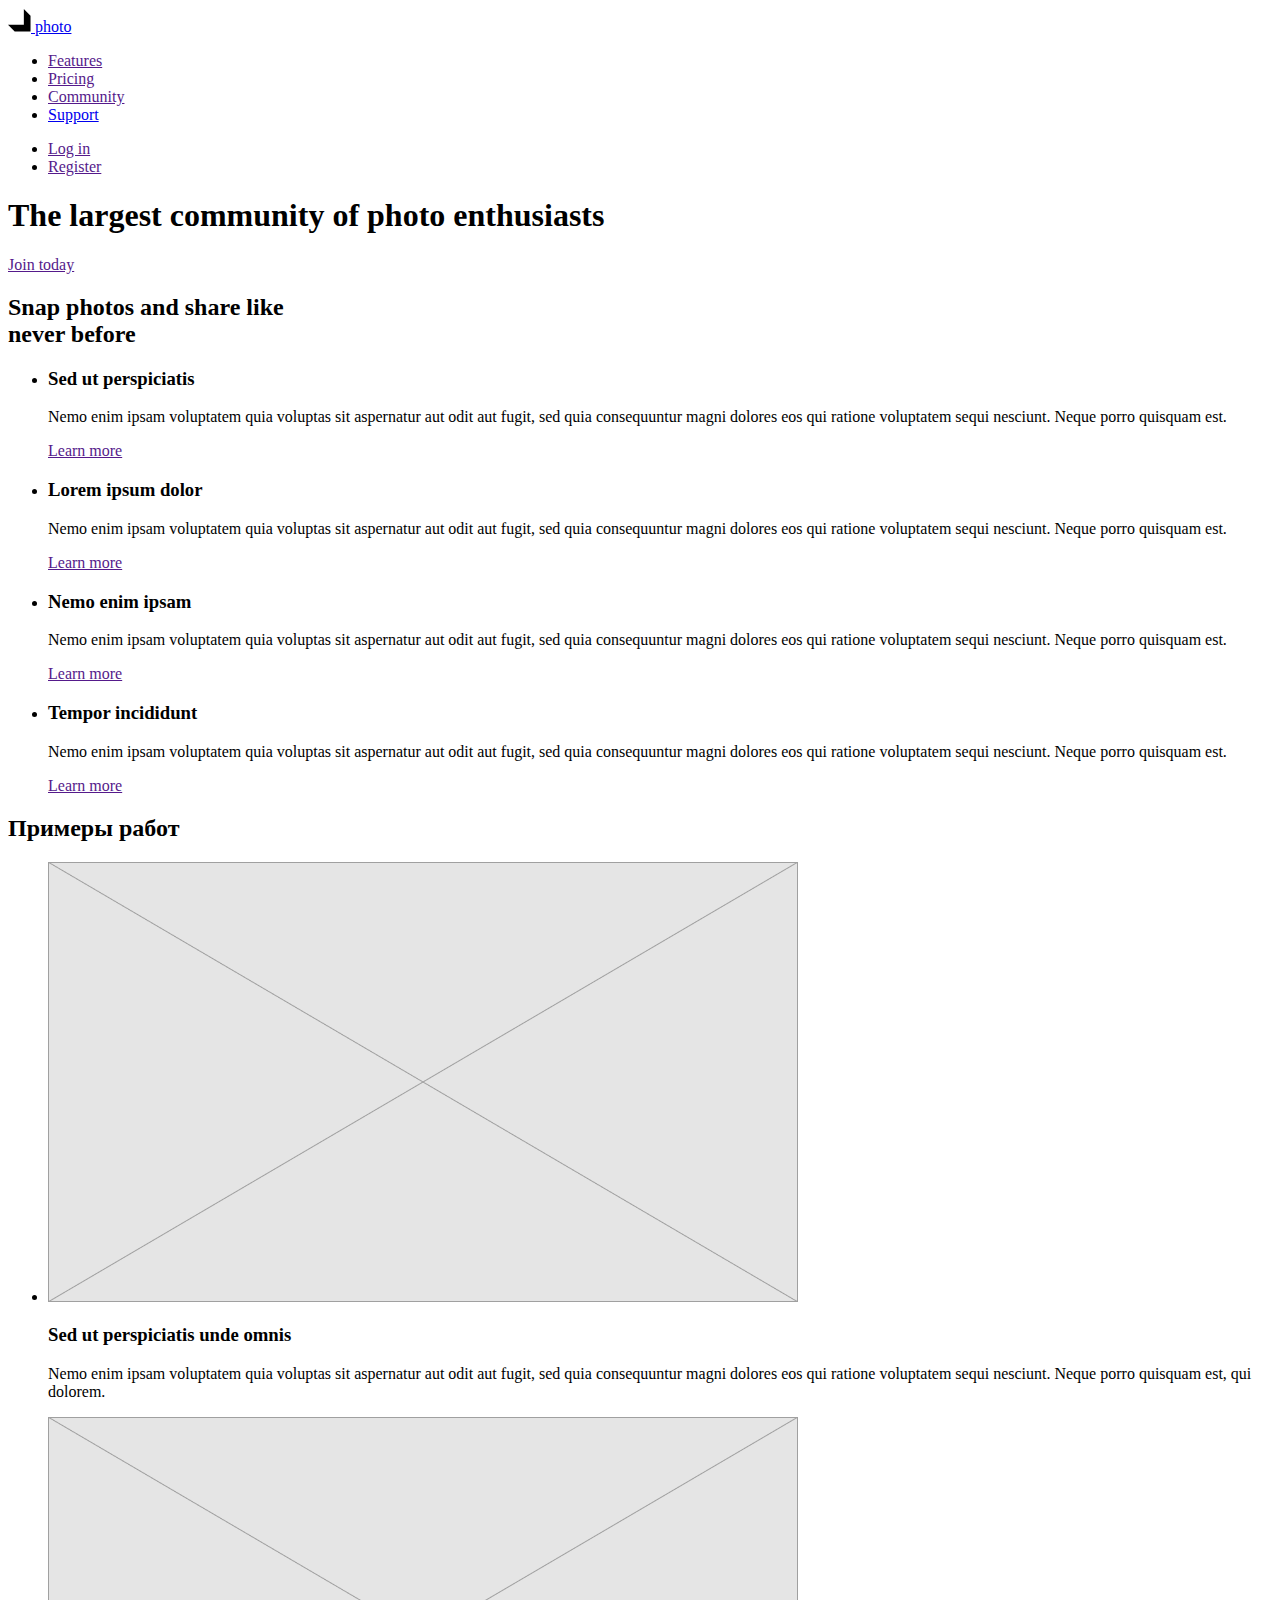
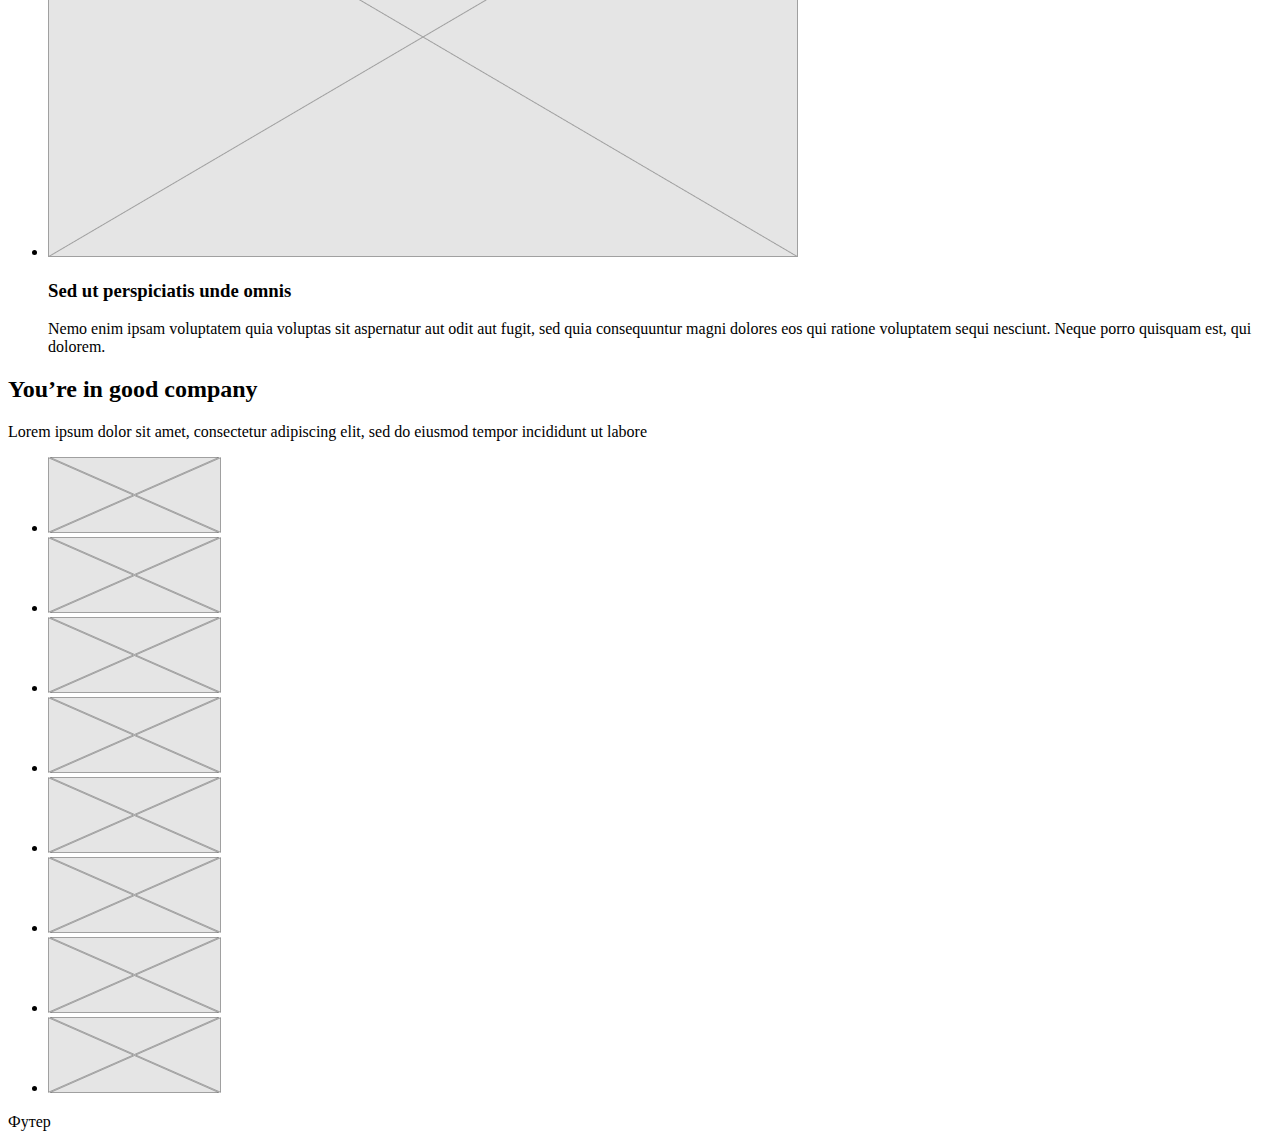
<file: 01-html-css/index.html>
<!DOCTYPE html>
<html lang="en">
  <head>
    <meta charset="UTF-8" />
    <meta name="viewport" content="width=device-width, initial-scale=1.0" />
    <title>Document</title>
  </head>
  <body>
    <!-- Шапка сайта -->
    <header>
      <nav>
        <a href="/">
          <img src="./images/logo.svg" alt="Логотип компании" />
          photo
        </a>

        <ul>
          <li><a href="">Features</a></li>
          <li><a href="">Pricing</a></li>
          <li><a href="">Community</a></li>
          <li><a href="/support.html">Support</a></li>
        </ul>

        <ul>
          <li><a href="">Log in</a></li>
          <li><a href="">Register</a></li>
        </ul>
      </nav>
    </header>

    <main>
      <!-- Герой -->
      <section>
        <h1>The largest community of photo enthusiasts</h1>
        <a href="">Join today</a>
      </section>

      <!-- Преимущества -->
      <section>
        <h2>Snap photos and share like <br />never before</h2>

        <ul>
          <li>
            <h3>Sed ut perspiciatis</h3>
            <p>
              Nemo enim ipsam voluptatem quia voluptas sit aspernatur aut odit
              aut fugit, sed quia consequuntur magni dolores eos qui ratione
              voluptatem sequi nesciunt. Neque porro quisquam est.
            </p>
            <a href="">Learn more</a>
          </li>
          <li>
            <h3>Lorem ipsum dolor</h3>
            <p>
              Nemo enim ipsam voluptatem quia voluptas sit aspernatur aut odit
              aut fugit, sed quia consequuntur magni dolores eos qui ratione
              voluptatem sequi nesciunt. Neque porro quisquam est.
            </p>
            <a href="">Learn more</a>
          </li>
          <li>
            <h3>Nemo enim ipsam</h3>
            <p>
              Nemo enim ipsam voluptatem quia voluptas sit aspernatur aut odit
              aut fugit, sed quia consequuntur magni dolores eos qui ratione
              voluptatem sequi nesciunt. Neque porro quisquam est.
            </p>
            <a href="">Learn more</a>
          </li>
          <li>
            <h3>Tempor incididunt</h3>
            <p>
              Nemo enim ipsam voluptatem quia voluptas sit aspernatur aut odit
              aut fugit, sed quia consequuntur magni dolores eos qui ratione
              voluptatem sequi nesciunt. Neque porro quisquam est.
            </p>
            <a href="">Learn more</a>
          </li>
        </ul>
      </section>

      <!-- Примеры работ -->
      <section>
        <h2>Примеры работ</h2>

        <ul>
          <li>
            <img src="./images/placeholder.png" alt="Зимний лес" width="750" />
            <h3>Sed ut perspiciatis unde omnis</h3>
            <p>
              Nemo enim ipsam voluptatem quia voluptas sit aspernatur aut odit
              aut fugit, sed quia consequuntur magni dolores eos qui ratione
              voluptatem sequi nesciunt. Neque porro quisquam est, qui dolorem.
            </p>
          </li>
          <li>
            <img src="./images/placeholder.png" alt="Поле" width="750" />
            <h3>Sed ut perspiciatis unde omnis</h3>
            <p>
              Nemo enim ipsam voluptatem quia voluptas sit aspernatur aut odit
              aut fugit, sed quia consequuntur magni dolores eos qui ratione
              voluptatem sequi nesciunt. Neque porro quisquam est, qui dolorem.
            </p>
          </li>
        </ul>
      </section>

      <!-- Testimonials -->
      <section>
        <h2>You’re in good company</h2>
        <p>
          Lorem ipsum dolor sit amet, consectetur adipiscing elit, sed do
          eiusmod tempor incididunt ut labore
        </p>

        <ul>
          <li>
            <a href=""
              ><img src="./images/icon.svg" alt="Логотип компании"
            /></a>
          </li>
          <li>
            <a href=""
              ><img src="./images/icon.svg" alt="Логотип компании"
            /></a>
          </li>
          <li>
            <a href=""
              ><img src="./images/icon.svg" alt="Логотип компании"
            /></a>
          </li>
          <li>
            <a href=""
              ><img src="./images/icon.svg" alt="Логотип компании"
            /></a>
          </li>
          <li>
            <a href=""
              ><img src="./images/icon.svg" alt="Логотип компании"
            /></a>
          </li>
          <li>
            <a href=""
              ><img src="./images/icon.svg" alt="Логотип компании"
            /></a>
          </li>
          <li>
            <a href=""
              ><img src="./images/icon.svg" alt="Логотип компании"
            /></a>
          </li>
          <li>
            <a href=""
              ><img src="./images/icon.svg" alt="Логотип компании"
            /></a>
          </li>
        </ul>
      </section>
    </main>

    <!-- Футер -->
    <footer>
      Футер
    </footer>
  </body>
</html>
</file>
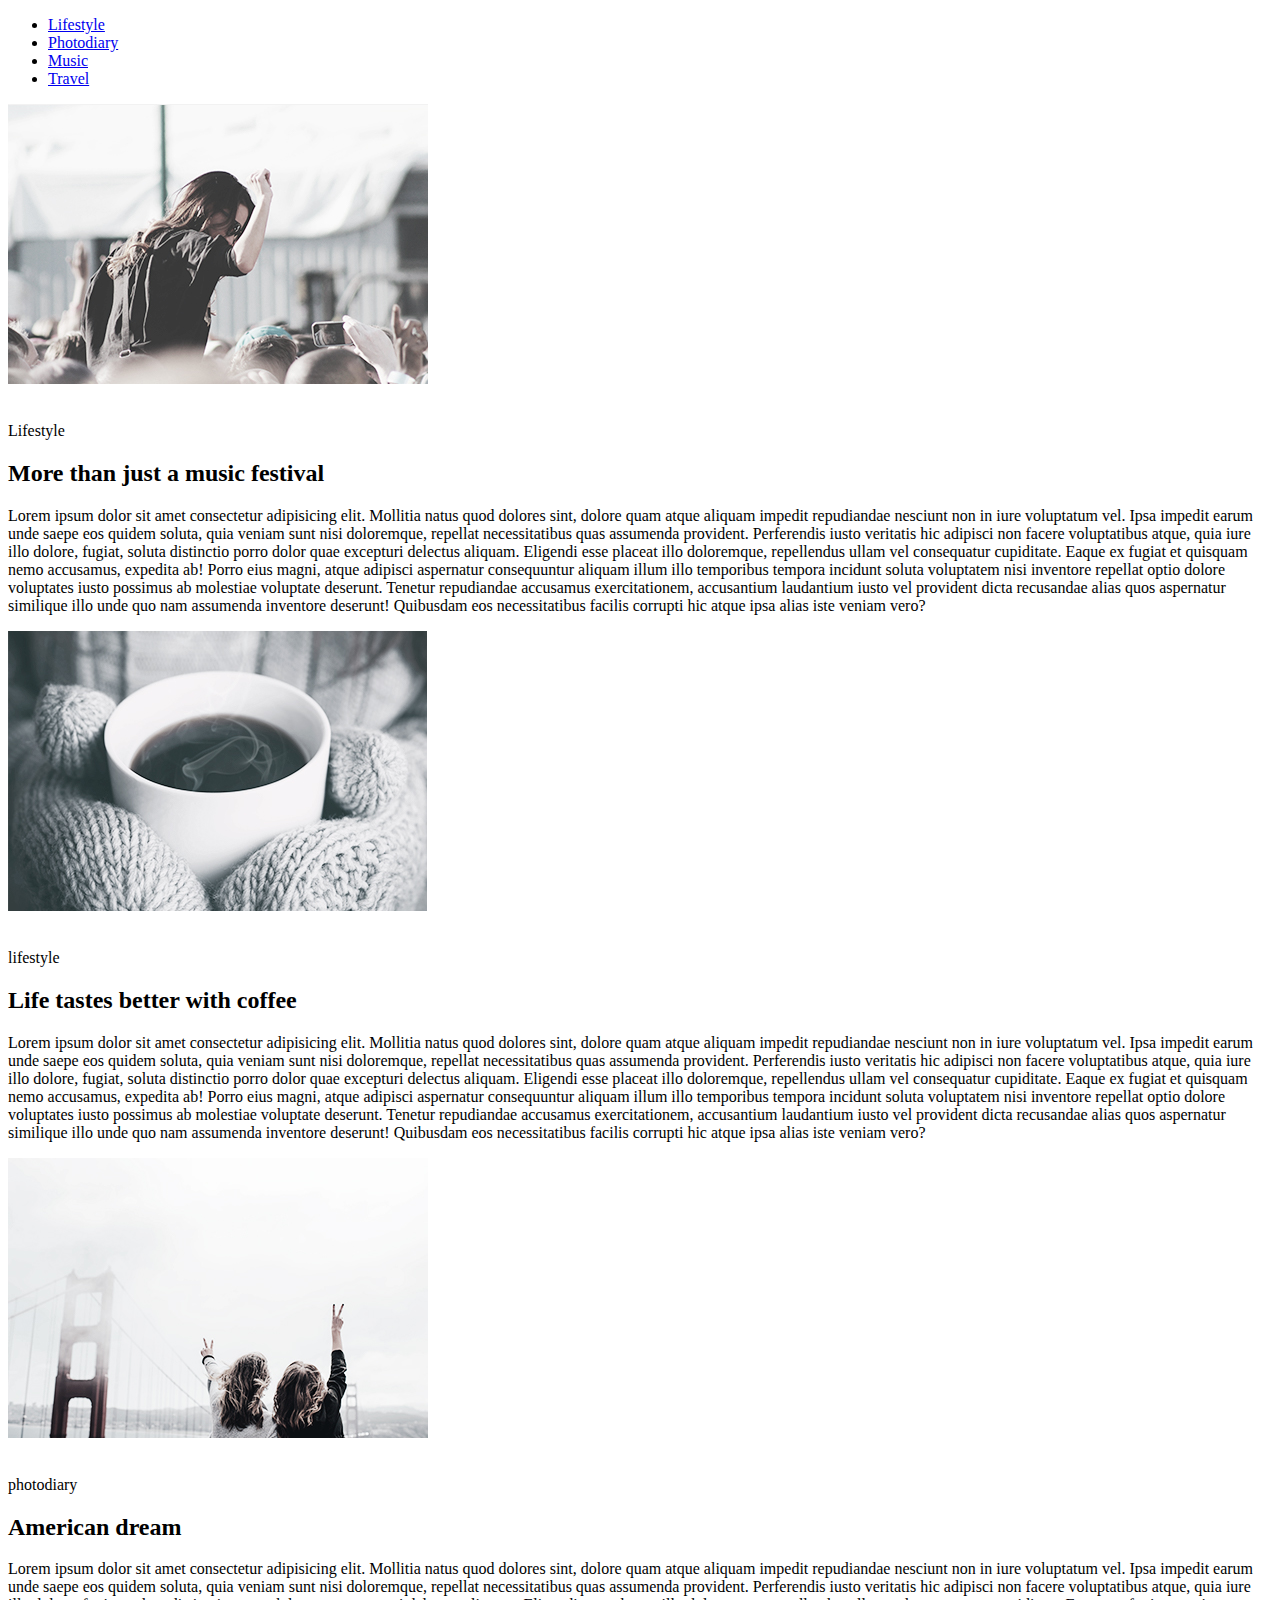
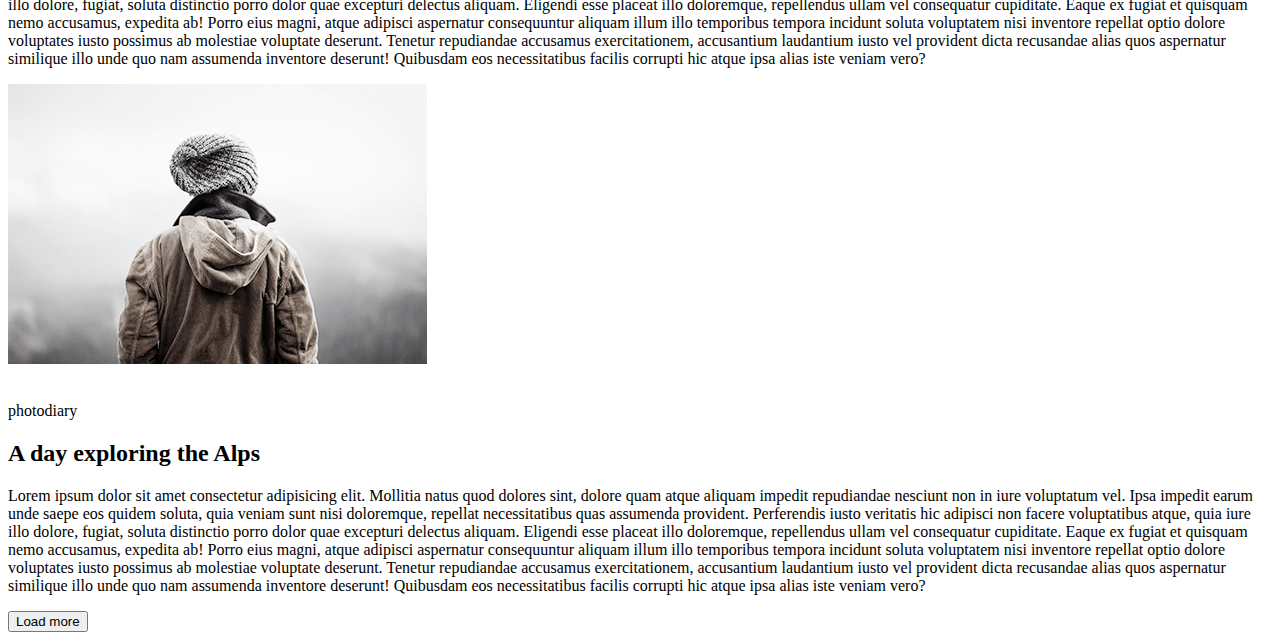
<file: Module-01-02/index.html>
<!DOCTYPE html>
<html lang="en">
  <head>
    <meta charset="UTF-8" />
    <meta name="viewport" content="width=device-width, initial-scale=1.0" />
    <title>HomeWork_Module-01-02</title>
    <!--[if lt IE 9]>
      <script>
        var e = "article,aside,figcaption,figure,footer,header,hgroup,nav,section,time".split(
          ","
        );
        for (var i = 0; i < e.length; i++) {
          document.createElement(e[i]);
        }
      </script>
    <![endif]-->
  </head>

  <body>
    <header class="main-header">
      <nav class="main-nav">
        <ul class="main-menu">
          <li class="main-menu-item">
            <a href="#maim-lifestyle" class="main-menu-link">Lifestyle</a>
          </li>
          <li class="main-menu-item">
            <a href="#maim-photodiary" class="main-menu-link">Photodiary</a>
          </li>
          <li class="main-menu-item">
            <a href="#maim-music" class="main-menu-link">Music</a>
          </li>
          <li class="main-menu-item">
            <a href="#maim-travel" class="main-menu-link">Travel</a>
          </li>
        </ul>
      </nav>
    </header>
    <main class="main-content">
      <section class="main-LifeStyle_1row_left" id="">
        <img src="img/LifeStyle_1row_left_post.jpg" alt="Must be a picture" />
        <br />
        <br />
        <div class="LifeStyle_1row_left">
          <p>Lifestyle</p>
          <h2 class="title">
            More than just a music festival
          </h2>
          <p>
            Lorem ipsum dolor sit amet consectetur adipisicing elit. Mollitia
            natus quod dolores sint, dolore quam atque aliquam impedit
            repudiandae nesciunt non in iure voluptatum vel. Ipsa impedit earum
            unde saepe eos quidem soluta, quia veniam sunt nisi doloremque,
            repellat necessitatibus quas assumenda provident. Perferendis iusto
            veritatis hic adipisci non facere voluptatibus atque, quia iure illo
            dolore, fugiat, soluta distinctio porro dolor quae excepturi
            delectus aliquam. Eligendi esse placeat illo doloremque, repellendus
            ullam vel consequatur cupiditate. Eaque ex fugiat et quisquam nemo
            accusamus, expedita ab! Porro eius magni, atque adipisci aspernatur
            consequuntur aliquam illum illo temporibus tempora incidunt soluta
            voluptatem nisi inventore repellat optio dolore voluptates iusto
            possimus ab molestiae voluptate deserunt. Tenetur repudiandae
            accusamus exercitationem, accusantium laudantium iusto vel provident
            dicta recusandae alias quos aspernatur similique illo unde quo nam
            assumenda inventore deserunt! Quibusdam eos necessitatibus facilis
            corrupti hic atque ipsa alias iste veniam vero?
          </p>
        </div>
      </section>

      <section class="main-LifeStyle_1row_right_post" id="">
        <img src="img/LifeStyle_1row_right_post.jpg" alt="Must be picture" />
        <br />
        <br />
        <div class="LifeStyle_1row_right_post">
          <p>lifestyle</p>
          <h2 class="title">
            Life tastes better with coffee
          </h2>
          <p>
            Lorem ipsum dolor sit amet consectetur adipisicing elit. Mollitia
            natus quod dolores sint, dolore quam atque aliquam impedit
            repudiandae nesciunt non in iure voluptatum vel. Ipsa impedit earum
            unde saepe eos quidem soluta, quia veniam sunt nisi doloremque,
            repellat necessitatibus quas assumenda provident. Perferendis iusto
            veritatis hic adipisci non facere voluptatibus atque, quia iure illo
            dolore, fugiat, soluta distinctio porro dolor quae excepturi
            delectus aliquam. Eligendi esse placeat illo doloremque, repellendus
            ullam vel consequatur cupiditate. Eaque ex fugiat et quisquam nemo
            accusamus, expedita ab! Porro eius magni, atque adipisci aspernatur
            consequuntur aliquam illum illo temporibus tempora incidunt soluta
            voluptatem nisi inventore repellat optio dolore voluptates iusto
            possimus ab molestiae voluptate deserunt. Tenetur repudiandae
            accusamus exercitationem, accusantium laudantium iusto vel provident
            dicta recusandae alias quos aspernatur similique illo unde quo nam
            assumenda inventore deserunt! Quibusdam eos necessitatibus facilis
            corrupti hic atque ipsa alias iste veniam vero?
          </p>
        </div>
      </section>

      <section class="main-PhotoDiary_2row_left_post" id="">
        <img src="img/PhotoDiary_2row_left_post.jpg" alt="Must be picture" />
        <br />
        <br />
        <div class="PhotoDiary_2row_left_post">
          <p>photodiary</p>
          <h2 class="title">
            American dream
          </h2>
          <p>
            Lorem ipsum dolor sit amet consectetur adipisicing elit. Mollitia
            natus quod dolores sint, dolore quam atque aliquam impedit
            repudiandae nesciunt non in iure voluptatum vel. Ipsa impedit earum
            unde saepe eos quidem soluta, quia veniam sunt nisi doloremque,
            repellat necessitatibus quas assumenda provident. Perferendis iusto
            veritatis hic adipisci non facere voluptatibus atque, quia iure illo
            dolore, fugiat, soluta distinctio porro dolor quae excepturi
            delectus aliquam. Eligendi esse placeat illo doloremque, repellendus
            ullam vel consequatur cupiditate. Eaque ex fugiat et quisquam nemo
            accusamus, expedita ab! Porro eius magni, atque adipisci aspernatur
            consequuntur aliquam illum illo temporibus tempora incidunt soluta
            voluptatem nisi inventore repellat optio dolore voluptates iusto
            possimus ab molestiae voluptate deserunt. Tenetur repudiandae
            accusamus exercitationem, accusantium laudantium iusto vel provident
            dicta recusandae alias quos aspernatur similique illo unde quo nam
            assumenda inventore deserunt! Quibusdam eos necessitatibus facilis
            corrupti hic atque ipsa alias iste veniam vero?
          </p>
        </div>
      </section>

      <section class="main-PhotoDiary_2row_right_post" id="">
        <img src="img/PhotoDiary_2row_right_post.jpg" alt="Must be picture" />
        <br />
        <br />
        <div class="PhotoDiary_2row_right_post">
          <p>photodiary</p>
          <h2 class="title">
            A day exploring the Alps
          </h2>
          <p>
            Lorem ipsum dolor sit amet consectetur adipisicing elit. Mollitia
            natus quod dolores sint, dolore quam atque aliquam impedit
            repudiandae nesciunt non in iure voluptatum vel. Ipsa impedit earum
            unde saepe eos quidem soluta, quia veniam sunt nisi doloremque,
            repellat necessitatibus quas assumenda provident. Perferendis iusto
            veritatis hic adipisci non facere voluptatibus atque, quia iure illo
            dolore, fugiat, soluta distinctio porro dolor quae excepturi
            delectus aliquam. Eligendi esse placeat illo doloremque, repellendus
            ullam vel consequatur cupiditate. Eaque ex fugiat et quisquam nemo
            accusamus, expedita ab! Porro eius magni, atque adipisci aspernatur
            consequuntur aliquam illum illo temporibus tempora incidunt soluta
            voluptatem nisi inventore repellat optio dolore voluptates iusto
            possimus ab molestiae voluptate deserunt. Tenetur repudiandae
            accusamus exercitationem, accusantium laudantium iusto vel provident
            dicta recusandae alias quos aspernatur similique illo unde quo nam
            assumenda inventore deserunt! Quibusdam eos necessitatibus facilis
            corrupti hic atque ipsa alias iste veniam vero?
          </p>
        </div>
      </section>
    </main>
    <footer>
      <button type="submit" class="button">Load more</button>
    </footer>
  </body>
</html>
</file>
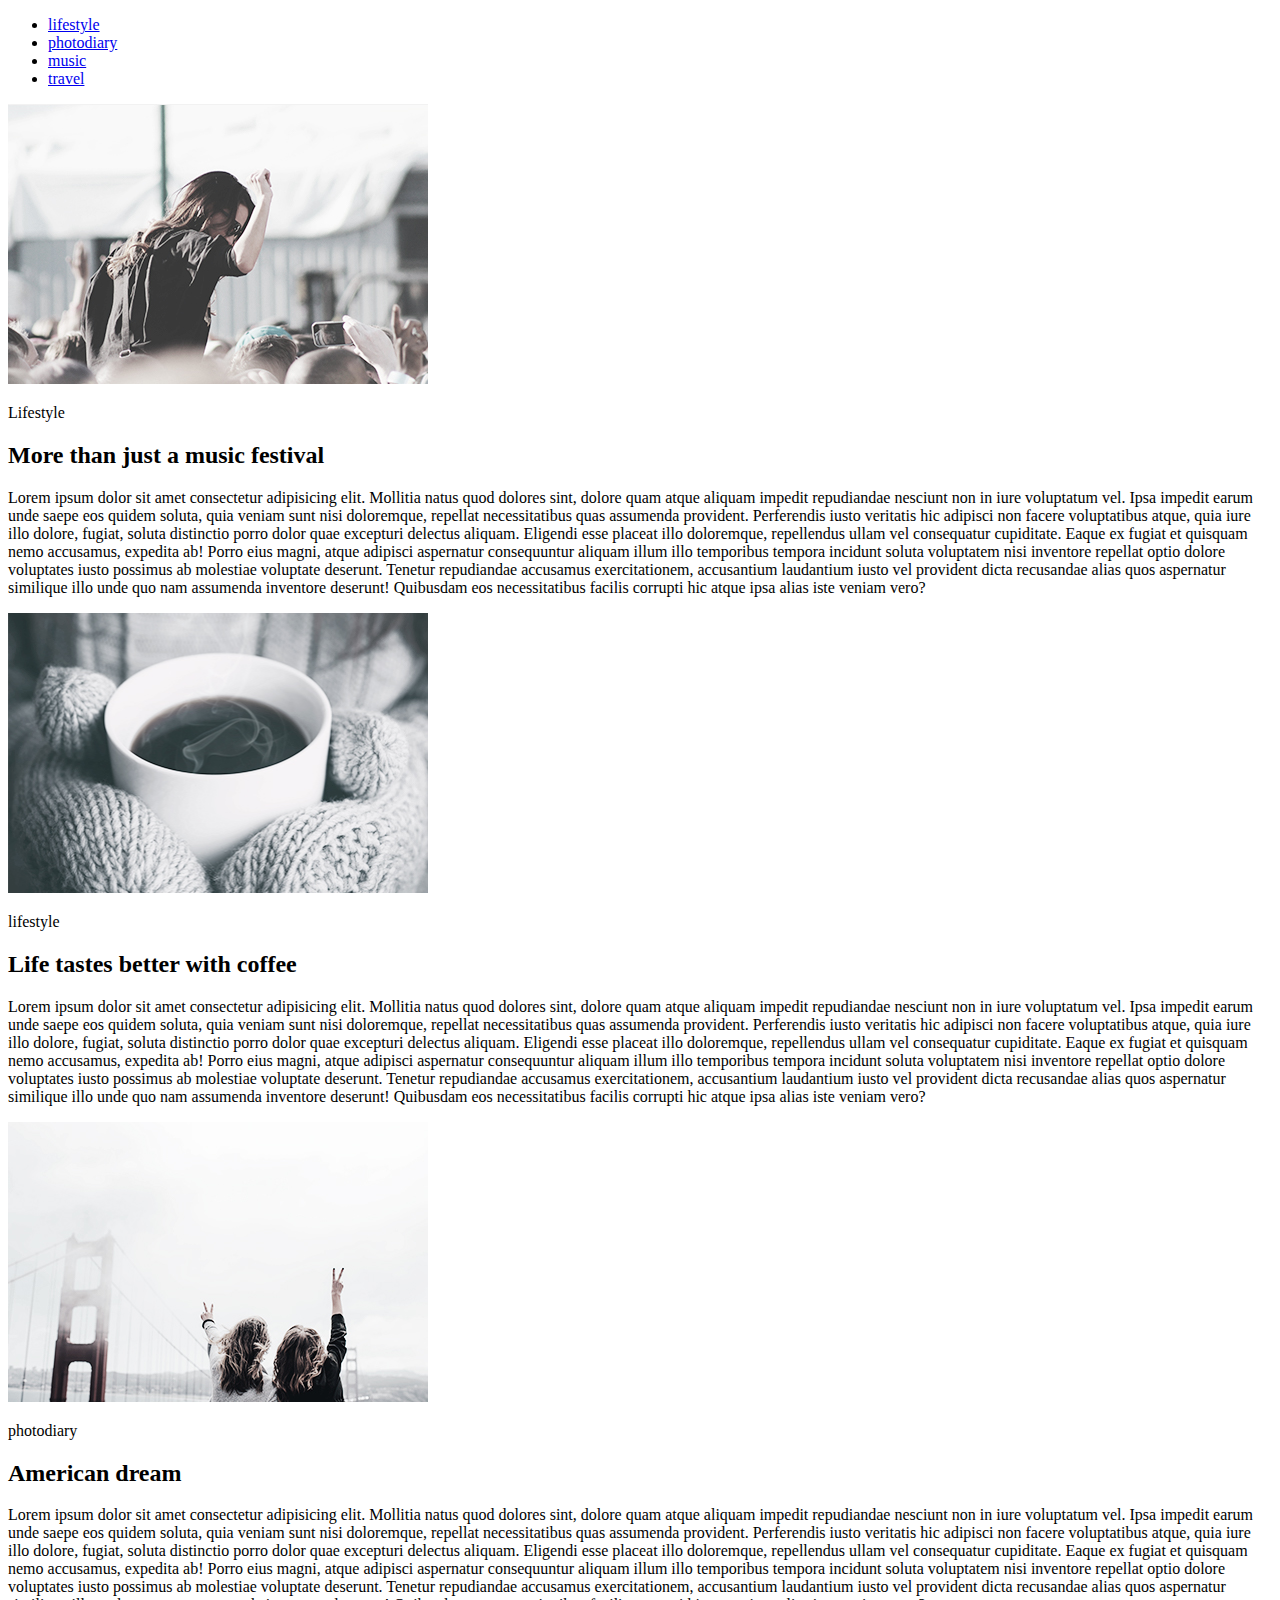
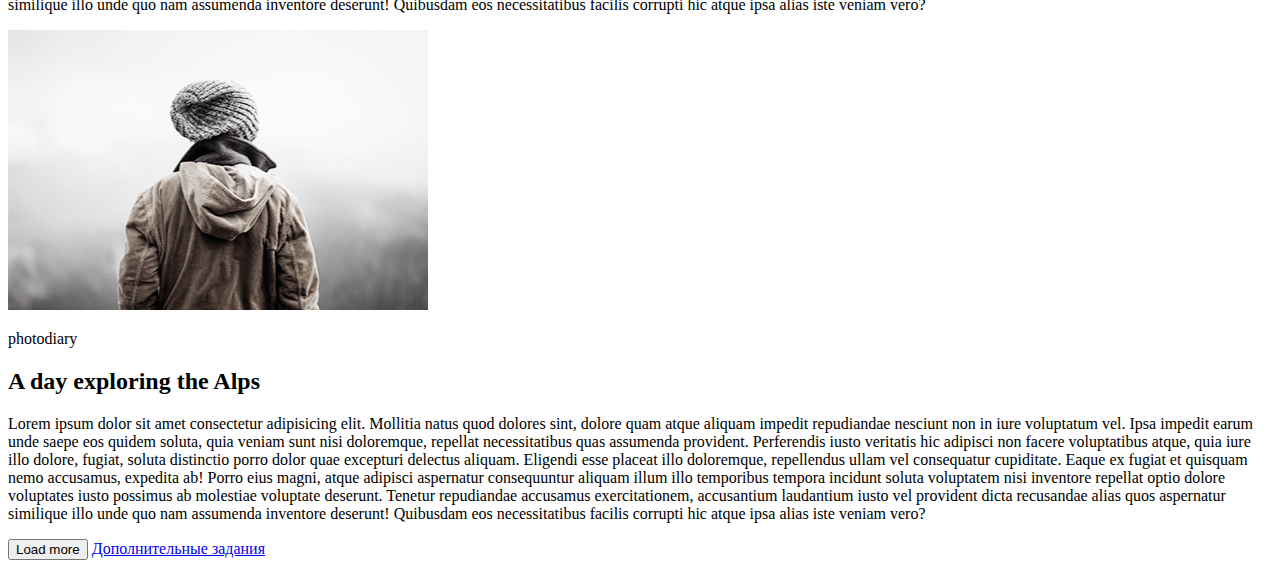
<file: html-css/Module-01-02/index.html>
<!DOCTYPE html>
<!-- Элемент объявление типа документа HTML5 -->
<!-- Корневой элемент документа, как контейнер который заключает в себе всё содержимое веб-страницы, включая теги head и body -->
<html lang="en">
  <!-- Предназначен для хранения технической информации о странице -->
  <head>
    <!-- Документу задается кодировка UTF-8 -->
    <meta charset="UTF-8" />

    <!-- Метатег, который определяет автора документа. -->
    <meta name="author" content="Mykola Vutov" />

    <!-- Метатег, который определяет ключевые слова документа -->
    <meta name="keywords" content="HTML, тег, метатег" />

    <!-- Метатег, который определяет описание документа для поисковых систем -->
    <meta name="description" content="HomeWork_Module-01-02" />

    <!-- Метатег, который оптимизирует сайт для мобильных устройств -->
    <meta name="viewport" content="width=device-width, initial-scale=1.0" />

    <!-- Метатег, который определяет и отображает название веб-страницы -->
    <title>HomeWork_Module-01-02</title>

    <!-- Внешний CSS -->
    <!-- <link rel="stylesheet" href="./css/normalize.css"> -->
    <!-- <link rel="stylesheet" href="./css/style.css"> -->

    <!-- JavaScript -->
    <!-- <script src="/javascript/code-guide.js"></script> -->

    <!-- Скрипт для полноценного использования тегов HTML5 во всех браузерах -->
    <!--[if lt IE 9]>
      <script>
        var e =
          'article,aside,figcaption,figure,footer,header,hgroup,nav,section,time'.split(
            ',',
          );
        for (var i = 0; i < e.length; i++) {
          document.createElement(e[i]);
        }
      </script>
    <![endif]-->
  </head>

  <!-- Предназначен для хранения содержания веб-страницы, отображаемого в окне браузера -->
  <body>
    <!-- Вводная часть смыслового раздела или всего сайта, обычно содержит подсказки и навигацию. Часто используется как шапка
    всей страницы или сложной секции. Может быть несколько на странице. -->
    <!-- Порядок атрибутов
    Для удобства чтения HTML-атрибуты должны быть указаны именно в этом порядке:
    class
    id, name
    data-*
    src, for, type, href
    title, alt
    aria-*, role -->
    <header class="main-header">
      <!-- Навигационный раздел со ссылками на другие страницы или другие части страниц -->
      <nav class="main-nav">
        <!-- Списки предоставляют возможность упорядочить и систематизировать коллекции. В ul,ol может находится только li, а li - что угодно -->
        <ul class="main-menu">
          <li class="main-menu-item">
            <a href="#maim-lifestyle" class="main-menu-link">lifestyle</a>
          </li>
          <li class="main-menu-item">
            <a href="#maim-photodiary" class="main-menu-link">photodiary</a>
          </li>
          <li class="main-menu-item">
            <a href="#maim-music" class="main-menu-link">music</a>
          </li>
          <li class="main-menu-item">
            <a href="#maim-travel" class="main-menu-link">travel</a>
          </li>
        </ul>
      </nav>
    </header>

    <!-- Основное, не повторяющееся на других страницах, содержание. Может быть только один на странице. -->
    <main class="main-content">
      <!-- Смысловой раздел документа. Неотделяемый от основного документа, в отличие от article. Желателен заголовок -->
      <section class="main-LifeStyle_1row_left" id="#">
        <img
          src="img/LifeStyle_1row_left_post.jpg"
          alt="Must be a picture"
          width="420"
          height="280"
        />
        <p>Lifestyle</p>
        <!-- Заголовки смысловых разделов -->
        <h2 class="title">More than just a music festival</h2>

        <!-- Параграф — универсальный контейнер для группировки мелких фразовых элементов -->
        <p>
          Lorem ipsum dolor sit amet consectetur adipisicing elit. Mollitia
          natus quod dolores sint, dolore quam atque aliquam impedit repudiandae
          nesciunt non in iure voluptatum vel. Ipsa impedit earum unde saepe eos
          quidem soluta, quia veniam sunt nisi doloremque, repellat
          necessitatibus quas assumenda provident. Perferendis iusto veritatis
          hic adipisci non facere voluptatibus atque, quia iure illo dolore,
          fugiat, soluta distinctio porro dolor quae excepturi delectus aliquam.
          Eligendi esse placeat illo doloremque, repellendus ullam vel
          consequatur cupiditate. Eaque ex fugiat et quisquam nemo accusamus,
          expedita ab! Porro eius magni, atque adipisci aspernatur consequuntur
          aliquam illum illo temporibus tempora incidunt soluta voluptatem nisi
          inventore repellat optio dolore voluptates iusto possimus ab molestiae
          voluptate deserunt. Tenetur repudiandae accusamus exercitationem,
          accusantium laudantium iusto vel provident dicta recusandae alias quos
          aspernatur similique illo unde quo nam assumenda inventore deserunt!
          Quibusdam eos necessitatibus facilis corrupti hic atque ipsa alias
          iste veniam vero?
        </p>
      </section>

      <section
        class="main-LifeStyle_1row_right_post"
        id="#main-LifeStyle_1row_right_post"
      >
        <img
          src="img/LifeStyle_1row_right_post.jpg"
          alt="Must be a picture"
          width="420"
          height="280"
        />
        <p>lifestyle</p>
        <h2 class="title">Life tastes better with coffee</h2>
        <p>
          Lorem ipsum dolor sit amet consectetur adipisicing elit. Mollitia
          natus quod dolores sint, dolore quam atque aliquam impedit repudiandae
          nesciunt non in iure voluptatum vel. Ipsa impedit earum unde saepe eos
          quidem soluta, quia veniam sunt nisi doloremque, repellat
          necessitatibus quas assumenda provident. Perferendis iusto veritatis
          hic adipisci non facere voluptatibus atque, quia iure illo dolore,
          fugiat, soluta distinctio porro dolor quae excepturi delectus aliquam.
          Eligendi esse placeat illo doloremque, repellendus ullam vel
          consequatur cupiditate. Eaque ex fugiat et quisquam nemo accusamus,
          expedita ab! Porro eius magni, atque adipisci aspernatur consequuntur
          aliquam illum illo temporibus tempora incidunt soluta voluptatem nisi
          inventore repellat optio dolore voluptates iusto possimus ab molestiae
          voluptate deserunt. Tenetur repudiandae accusamus exercitationem,
          accusantium laudantium iusto vel provident dicta recusandae alias quos
          aspernatur similique illo unde quo nam assumenda inventore deserunt!
          Quibusdam eos necessitatibus facilis corrupti hic atque ipsa alias
          iste veniam vero?
        </p>
      </section>

      <section
        class="main-PhotoDiary_2row_left_post"
        id="#main-PhotoDiary_2row_left_post"
      >
        <img
          src="img/PhotoDiary_2row_left_post.jpg"
          alt="Must be a picture"
          width="420"
          height="280"
        />
        <p>photodiary</p>
        <h2 class="title">American dream</h2>
        <p>
          Lorem ipsum dolor sit amet consectetur adipisicing elit. Mollitia
          natus quod dolores sint, dolore quam atque aliquam impedit repudiandae
          nesciunt non in iure voluptatum vel. Ipsa impedit earum unde saepe eos
          quidem soluta, quia veniam sunt nisi doloremque, repellat
          necessitatibus quas assumenda provident. Perferendis iusto veritatis
          hic adipisci non facere voluptatibus atque, quia iure illo dolore,
          fugiat, soluta distinctio porro dolor quae excepturi delectus aliquam.
          Eligendi esse placeat illo doloremque, repellendus ullam vel
          consequatur cupiditate. Eaque ex fugiat et quisquam nemo accusamus,
          expedita ab! Porro eius magni, atque adipisci aspernatur consequuntur
          aliquam illum illo temporibus tempora incidunt soluta voluptatem nisi
          inventore repellat optio dolore voluptates iusto possimus ab molestiae
          voluptate deserunt. Tenetur repudiandae accusamus exercitationem,
          accusantium laudantium iusto vel provident dicta recusandae alias quos
          aspernatur similique illo unde quo nam assumenda inventore deserunt!
          Quibusdam eos necessitatibus facilis corrupti hic atque ipsa alias
          iste veniam vero?
        </p>
      </section>

      <section
        class="main-PhotoDiary_2row_right_post"
        id="#main-PhotoDiary_2row_right_post"
      >
        <img
          src="img/PhotoDiary_2row_right_post.jpg"
          alt="Must be a picture"
          width="420"
          height="280"
        />
        <p>photodiary</p>
        <h2 class="title">A day exploring the Alps</h2>
        <p>
          Lorem ipsum dolor sit amet consectetur adipisicing elit. Mollitia
          natus quod dolores sint, dolore quam atque aliquam impedit repudiandae
          nesciunt non in iure voluptatum vel. Ipsa impedit earum unde saepe eos
          quidem soluta, quia veniam sunt nisi doloremque, repellat
          necessitatibus quas assumenda provident. Perferendis iusto veritatis
          hic adipisci non facere voluptatibus atque, quia iure illo dolore,
          fugiat, soluta distinctio porro dolor quae excepturi delectus aliquam.
          Eligendi esse placeat illo doloremque, repellendus ullam vel
          consequatur cupiditate. Eaque ex fugiat et quisquam nemo accusamus,
          expedita ab! Porro eius magni, atque adipisci aspernatur consequuntur
          aliquam illum illo temporibus tempora incidunt soluta voluptatem nisi
          inventore repellat optio dolore voluptates iusto possimus ab molestiae
          voluptate deserunt. Tenetur repudiandae accusamus exercitationem,
          accusantium laudantium iusto vel provident dicta recusandae alias quos
          aspernatur similique illo unde quo nam assumenda inventore deserunt!
          Quibusdam eos necessitatibus facilis corrupti hic atque ipsa alias
          iste veniam vero?
        </p>
      </section>
    </main>

    <!-- Финальная часть раздела или всего сайта, часто содержит копирайт, список ссылок на социальные сети, контактную
    информацию и так далее. Может быть несколько на странице. -->
    <footer>
      <!-- Кнопка-при клике происходит что-то без перезагрузки или перенаправления страницы -->
      <button type="button" class="button">Load more</button>
      <a
        href="/html-css/Module-01-02/index-additional.html"
        class="additional-work"
        target="_blank"
        rel="noopener noreferrer"
        >Дополнительные задания</a
      >
      <!-- /.additional-work -->
    </footer>
  </body>
</html>
</file>
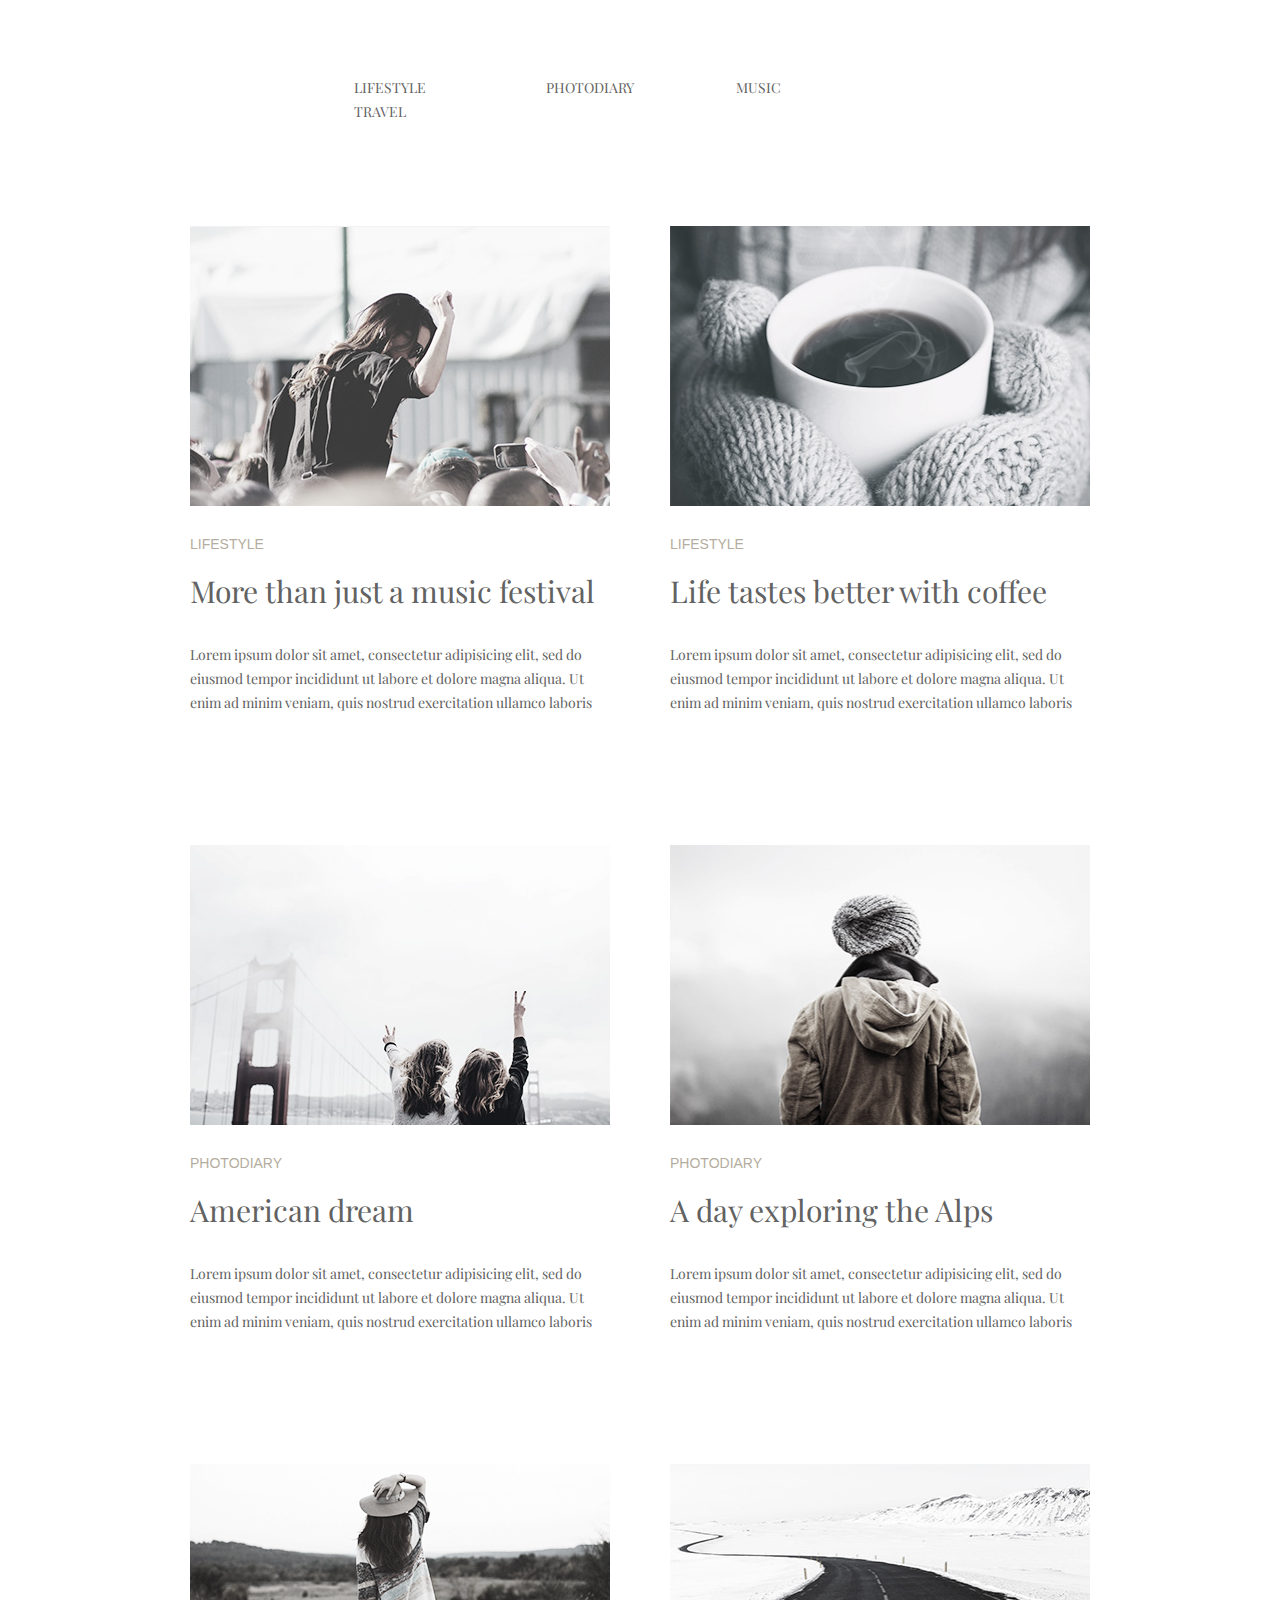
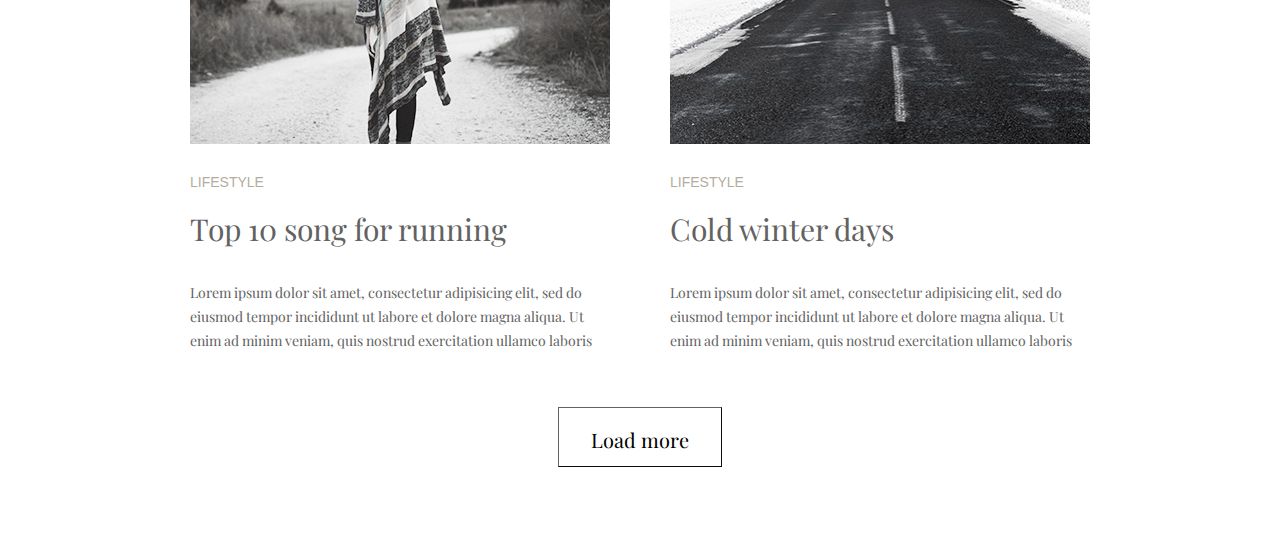
<file: html-css/Module-03/index.html>
<!-- Элемент объявление типа документа HTML5 -->
<!DOCTYPE html>

<!-- Корневой элемент документа, как контейнер который заключает в себе всё содержимое веб-страницы, включая теги head и body -->
<html lang="zxx">
  <!-- Предназначен для хранения технической информации о странице -->
  <head>
    <!-- Документу задается кодировка UTF-8 -->
    <meta charset="UTF-8" />

    <!-- Метатег, который определяет автора документа. -->
    <meta name="author" content="Mykola Vutov" />

    <!-- Метатег, который определяет ключевые слова документа -->
    <meta name="keywords" content="HTML, тег, метатег" />

    <!-- Метатег, который определяет описание документа для поисковых систем -->
    <meta name="description" content="HomeWork_Module-03" />

    <!-- Метатег, который оптимизирует сайт для мобильных устройств -->
    <meta name="viewport" content="width=device-width, initial-scale=1.0" />

    <meta http-equiv="X-UA-Compatible" content="ie=edge" />

    <!-- Метатег, который определяет и отображает название веб-страницы -->
    <title>HomeWork_Module-03</title>

    <!-- Подключение Normalize-->
    <link rel="stylesheet" href="css/normalize.css" />

    <!-- Подключение Visually-hidden-->
    <link rel="stylesheet" href="css/css-visually-hidden.css" />

    <!-- Подключение GoogleFonts -->
    <link
      href="https://fonts.googleapis.com/css?family=Playfair+Display&Ubuntu:300i,400&display=swap"
      rel="stylesheet"
    />
    <!-- Внешний CSS -->
    <link rel="stylesheet" href="css/style.css" />

    <!-- JavaScript -->
    <!-- <script src="/javascript/code-guide.js"></script> -->

    <!-- Скрипт для полноценного использования тегов HTML5 во всех браузерах -->
    <!--[if lt IE 9]>
      <script>
        var e = 'article,aside,figcaption,figure,footer,header,hgroup,nav,section,time'.split(
          ',',
        );
        for (var i = 0; i < e.length; i++) {
          document.createElement(e[i]);
        }
      </script>
    <![endif]-->
  </head>

  <!-- Предназначен для хранения содержания веб-страницы, отображаемого в окне браузера -->
  <body>
    <!-- Dводная часть смыслового раздела или всего сайта, обычно содержит подсказки и навигацию. Часто используется как шапка
    всей страницы или сложной секции. Может быть несколько на странице. -->
    <!-- Порядок атрибутов
    Для удобства чтения HTML-атрибуты должны быть указаны именно в этом порядке:
    class
    id, name
    data-*
    src, for, type, href
    title, alt
    aria-*, role -->
    <h1 class="visually-hidden">Home Work 3</h1>
    <header class="main-header container">
      <!-- Навигационный раздел со ссылками на другие страницы или другие части страниц -->
      <nav class="main-nav">
        <!-- Списки предоставляют возможность упорядочить и систематизировать коллекции. В ul,ol может находится только li, а li - что угодно -->
        <ul class="main-menu">
          <li class="main-menu-item-lifestyle">
            <a href="#main-lifestyle" class="main-menu-link">Lifestyle</a>
          </li>
          <li class="main-menu-item-photodiary">
            <a href="#main-photodiary" class="main-menu-link">Photodiary</a>
          </li>
          <li class="main-menu-item-music">
            <a href="#main-music" class="main-menu-link">Music</a>
          </li>
          <li class="main-menu-item-travel">
            <a href="#main-travel" class="main-menu-link">Travel</a>
          </li>
        </ul>
      </nav>
    </header>

    <!-- Основное, не повторяющееся на других страницах, содержание. Может быть только один на странице. -->
    <main class="main-content container">
      <!--1____Cмысловой раздел документа. Неотделяемый от основного документа, в отличие от article. Желателен заголовок -->
      <section class="main-section-content">
        <ul class="main-section-list">
          <li class="main-subsection-content" id="main-lifestyle">
            <img
              src="img/LifeStyle_1row_left_post.jpg"
              alt="Must be a picture"
              width="420"
              height="280"
            />
            <div class="section-content">
              <p class="section-content-title">Lifestyle</p>
              <!-- Заголовки смысловых разделов -->
              <h2 class="title-section">
                More than just a music festival
              </h2>

              <!-- Параграф — универсальный контейнер для группировки мелких фразовых элементов -->
              <p class="content">
                Lorem ipsum dolor sit amet, consectetur adipisicing elit, sed do
                eiusmod tempor incididunt ut labore et dolore magna aliqua. Ut
                enim ad minim veniam, quis nostrud exercitation ullamco laboris
              </p>
            </div>
          </li>
          <li class="main-subsection-content" id="main-photodiary">
            <img
              src="img/LifeStyle_1row_right_post.jpg"
              alt="Must be a picture"
              width="420"
              height="280"
            />
            <div class="section-content">
              <p class="section-content-title">Lifestyle</p>
              <!-- Заголовки смысловых разделов -->
              <h2 class="title-section">
                Life tastes better with coffee
              </h2>
              <!-- Параграф — универсальный контейнер для группировки мелких фразовых элементов -->
              <p class="content">
                Lorem ipsum dolor sit amet, consectetur adipisicing elit, sed do
                eiusmod tempor incididunt ut labore et dolore magna aliqua. Ut
                enim ad minim veniam, quis nostrud exercitation ullamco laboris
              </p>
            </div>
          </li>

          <!--2___Смысловой раздел документа. Неотделяемый от основного документа, в отличие от article. Желателен заголовок -->

          <li class="main-subsection-content" id="main-music">
            <img
              src="img/PhotoDiary_2row_left_post.jpg"
              alt="Must be a picture"
              width="420"
              height="280"
            />
            <div class="section-content">
              <p class="section-content-title">Photodiary</p>
              <!-- Заголовки смысловых разделов -->
              <h2 class="title-section">
                American dream
              </h2>

              <!-- Параграф — универсальный контейнер для группировки мелких фразовых элементов -->
              <p class="content">
                Lorem ipsum dolor sit amet, consectetur adipisicing elit, sed do
                eiusmod tempor incididunt ut labore et dolore magna aliqua. Ut
                enim ad minim veniam, quis nostrud exercitation ullamco laboris
              </p>
            </div>
          </li>
          <li class="main-subsection-content" id="main-travel">
            <img
              src="img/PhotoDiary_2row_right_post.jpg"
              alt="Must be a picture"
              width="420"
              height="280"
            />
            <div class="section-content">
              <p class="section-content-title">Photodiary</p>
              <!-- Заголовки смысловых разделов -->
              <h2 class="title-section">
                A day exploring the Alps
              </h2>

              <!-- Параграф — универсальный контейнер для группировки мелких фразовых элементов -->
              <p class="content">
                Lorem ipsum dolor sit amet, consectetur adipisicing elit, sed do
                eiusmod tempor incididunt ut labore et dolore magna aliqua. Ut
                enim ad minim veniam, quis nostrud exercitation ullamco laboris
              </p>
            </div>
          </li>

          <!--3___Смысловой раздел документа. Неотделяемый от основного документа, в отличие от article. Желателен заголовок -->

          <li class="main-subsection-content" id="main-song">
            <img
              src="img/LifeStyle_3row_left_post.jpg"
              alt="Must be a picture"
              width="420"
              height="280"
            />
            <div class="section-content">
              <p class="section-content-title">Lifestyle</p>
              <!-- Заголовки смысловых разделов -->
              <h2 class="title-section">
                Top 10 song for running
              </h2>

              <!-- Параграф — универсальный контейнер для группировки мелких фразовых элементов -->
              <p class="content">
                Lorem ipsum dolor sit amet, consectetur adipisicing elit, sed do
                eiusmod tempor incididunt ut labore et dolore magna aliqua. Ut
                enim ad minim veniam, quis nostrud exercitation ullamco laboris
              </p>
            </div>
          </li>
          <li class="main-subsection-content" id="main-winter">
            <img
              src="img/LifeStyle_3row_right_post.jpg"
              alt="Must be a picture"
              width="420"
              height="280"
            />
            <div class="section-content">
              <p class="section-content-title">Lifestyle</p>
              <!-- Заголовки смысловых разделов -->
              <h2 class="title-section">
                Cold winter days
              </h2>

              <!-- Параграф — универсальный контейнер для группировки мелких фразовых элементов -->
              <p class="content">
                Lorem ipsum dolor sit amet, consectetur adipisicing elit, sed do
                eiusmod tempor incididunt ut labore et dolore magna aliqua. Ut
                enim ad minim veniam, quis nostrud exercitation ullamco laboris
              </p>
            </div>
          </li>
        </ul>
      </section>
    </main>

    <!-- Финальная часть раздела или всего сайта, часто содержит копирайт, список ссылок на социальные сети, контактную
    информацию и так далее. Может быть несколько на странице. -->
    <footer class="main-footer container">
      <div class="footer-button">
        <!-- Кнопка-при клике происходит что-то без перезагрузки или перенаправления страницы -->
        <button type="submit" class="load-button">Load more</button>
      </div>
    </footer>
  </body>
</html>
</file>
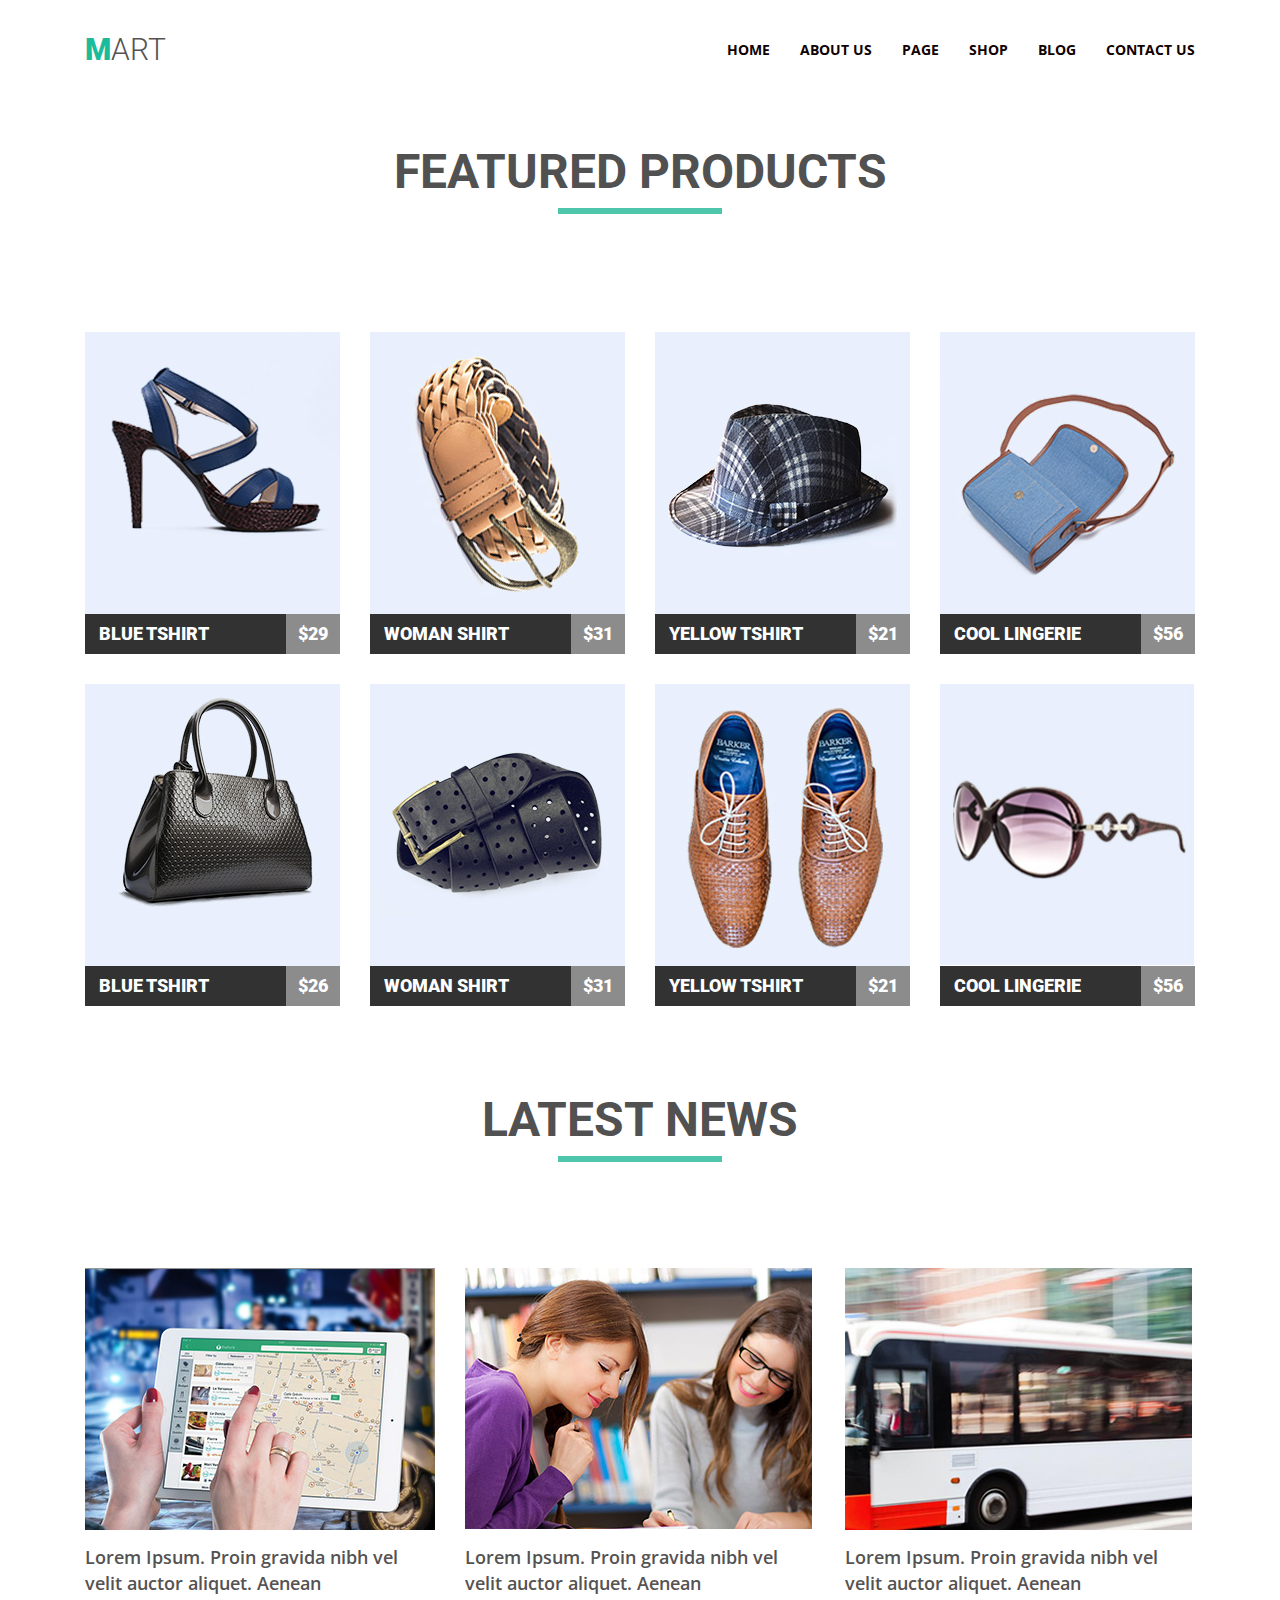
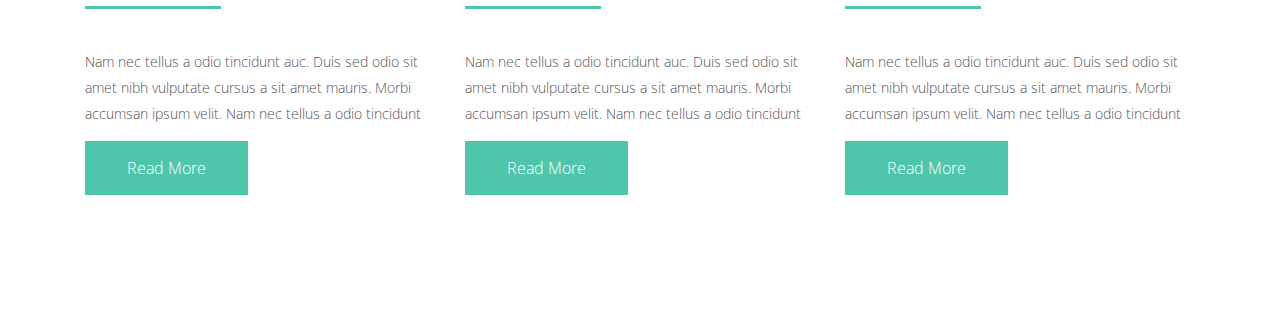
<file: html-css/Module-04/index.html>
<!-- Элемент объявление типа документа HTML5 -->
<!DOCTYPE html>

<!-- Корневой элемент документа, как контейнер который заключает в себе всё содержимое веб-страницы, включая теги head и body -->
<html lang="zxx">
  <!-- Предназначен для хранения технической информации о странице -->
  <head>
    <!-- Документу задается кодировка UTF-8 -->
    <meta charset="UTF-8" />

    <!-- Метатег, который определяет автора документа. -->
    <meta name="author" content="Mykola Vutov" />

    <!-- Метатег, который определяет ключевые слова документа -->
    <meta name="keywords" content="HTML, тег, метатег" />

    <!-- Метатег, который определяет описание документа для поисковых систем -->
    <meta name="description" content="HomeWork_Module-04" />

    <!-- Метатег, который оптимизирует сайт для мобильных устройств -->
    <meta name="viewport" content="width=device-width, initial-scale=1.0" />

    <meta http-equiv="X-UA-Compatible" content="ie=edge" />

    <!-- Метатег, который определяет и отображает название веб-страницы -->
    <title>HomeWork_Module-04</title>

    <!-- Подключение Normalize-->
    <link rel="stylesheet" href="css/normalize.css" />

    <!-- Подключение Visually-hidden-->
    <link rel="stylesheet" href="css/css-visually-hidden.css" />

    <!-- Подключение GoogleFonts -->
    <link
      href="https://fonts.googleapis.com/css2?family=Open+Sans:wght@300;400;600;700&family=Roboto:wght@300;900&display=swap"
      rel="stylesheet"
    />
    <!-- Внешний CSS -->
    <link rel="stylesheet" href="css/style.css" />

    <!-- JavaScript -->
    <!-- <script src="/javascript/code-guide.js"></script> -->

    <!-- Скрипт для полноценного использования тегов HTML5 во всех браузерах -->
    <!--[if lt IE 9]>
      <script>
        var e = 'article,aside,figcaption,figure,footer,header,hgroup,nav,section,time'.split(
          ',',
        );
        for (var i = 0; i < e.length; i++) {
          document.createElement(e[i]);
        }
      </script>
    <![endif]-->
  </head>

  <!-- Предназначен для хранения содержания веб-страницы, отображаемого в окне браузера -->
  <body>
    <!-- Dводная часть смыслового раздела или всего сайта, обычно содержит подсказки и навигацию. Часто используется как шапка
    всей страницы или сложной секции. Может быть несколько на странице. -->
    <!-- Порядок атрибутов
    Для удобства чтения HTML-атрибуты должны быть указаны именно в этом порядке:
    class
    id, name
    data-*
    src, for, type, href
    title, alt
    aria-*, role -->
    <h1 class="visually-hidden">Home Work 4</h1>
    <header class="main-header container">
      <!-- Навигационный раздел со ссылками на другие страницы или другие части страниц -->
      <nav class="main-navigation clearfix">
        <!-- Списки предоставляют возможность упорядочить и систематизировать коллекции. В ul,ol может находится только li, а li - что угодно -->
        <a href="#" class="site-logo"
          >Mart
          <img
            src="img/logo.png"
            class="img-logo visually-hidden"
            alt="name brand and company"
            width="189"
            height="24"
          />
        </a>

        <ul class="navigation-items">
          <li>
            <a href="#">Home</a>
          </li>
          <li>
            <a href="#">About us</a>
          </li>
          <li>
            <a href="#">Page</a>
          </li>
          <li>
            <a href="#">Shop</a>
          </li>
          <li>
            <a href="#">Blog</a>
          </li>
          <li>
            <a href="#">Contact us</a>
          </li>
        </ul>
      </nav>
    </header>

    <!-- Основное, не повторяющееся на других страницах, содержание. Может быть только один на странице. -->
    <main class="main-content container">
      <!--Cмысловой раздел документа. Неотделяемый от основного документа, в отличие от article. Желателен заголовок -->
      <section class="main-section-product clearfix">
        <h2 class="main-title">FEATURED PRODUCTS</h2>
        <ul class="items-products clearfix">
          <li class="item-products">
            <a href="#" class="product-link">
              <div class="product-img-wrp">
                <img
                  src="img/1_1_blue_tshirt.jpg"
                  alt="name of brand and shop"
                  class="product-img"
                />
              </div>
              <div class="product-text-wrp clearfix">
                <span class="product-title">Blue Tshirt</span>
                <span class="product-price">$29</span>
              </div>
            </a>
          </li>
          <li class="item-products">
            <a href="#" class="product-link">
              <div class="product-img-wrp">
                <img
                  src="img/1_2_Woman_shirt.jpg"
                  alt="name of brand and shop"
                  class="product-img"
                />
              </div>
              <div class="product-text-wrp clearfix">
                <span class="product-title">Woman shirt</span>
                <span class="product-price">$31</span>
              </div>
            </a>
          </li>
          <li class="item-products">
            <a class="product-link" href="#">
              <div class="product-img-wrp">
                <img
                  src="img/1_3_YELLOW_Tshirt.jpg"
                  alt="name of brand and shop"
                  class="product-img"
                />
              </div>
              <div class="product-text-wrp clearfix">
                <span class="product-title">YELLOW Tshirt</span>
                <span class="product-price">$21</span>
              </div>
            </a>
          </li>
          <li class="item-products">
            <a href="#" class="product-link">
              <div class="product-img-wrp">
                <img
                  src="img/1_4_Cool_lingerie.jpg"
                  alt="name of brand and shop"
                  class="product-img"
                />
              </div>
              <div class="product-text-wrp clearfix">
                <span class="product-title">Cool lingerie</span>
                <span class="product-price">$56</span>
              </div>
            </a>
          </li>
          <li class="item-products">
            <a href="#" class="product-link">
              <div class="product-img-wrp">
                <img
                  src="img/2_1_Blue_Tshirt.jpg"
                  alt="name of brand and shop"
                  class="product-img"
                />
              </div>
              <div class="product-text-wrp clearfix">
                <span class="product-title">Blue Tshirt</span>
                <span class="product-price">$26</span>
              </div>
            </a>
          </li>
          <li class="item-products">
            <a href="#" class="product-link">
              <div class="product-img-wrp">
                <img
                  src="img/2_2_Woman_shirt.jpg"
                  alt="name of brand and shop"
                  class="product-img"
                />
              </div>
              <div class="product-text-wrp clearfix">
                <span class="product-title">Woman shirt</span>
                <span class="product-price">$31</span>
              </div>
            </a>
          </li>
          <li class="item-products">
            <a href="#" class="product-link">
              <div class="product-img-wrp">
                <img
                  src="img/2_3_YELLOW_Tshirt.jpg"
                  alt="name of brand and shop"
                  class="product-img"
                />
              </div>
              <div class="product-text-wrp clearfix">
                <span class="product-title">YELLOW Tshirt</span>
                <span class="product-price">$21</span>
              </div>
            </a>
          </li>
          <li class="item-products">
            <a href="#" class="product-link">
              <div class="product-img-wrp">
                <img
                  src="img/2_4_Cool_lingerie.jpg"
                  alt="name of brand and shop"
                  class="product-img"
                />
              </div>
              <div class="product-text-wrp clearfix">
                <span class="product-title">Cool lingerie</span>
                <span class="product-price">$56</span>
              </div>
            </a>
          </li>
        </ul>
      </section>

      <section class="main-section-news clearfix">
        <h2 class="main-title-news">LATEST NEWS</h2>
        <ul class="items-news clearfix">
          <li class="item-news">
            <div class="content-img-wrp">
              <img
                src="img/3_1.jpg"
                alt="name of a news article "
                class="news-img"
              />
            </div>
            <div class="content-text-wrp">
              <p class="news-name">
                Lorem Ipsum. Proin gravida nibh vel velit auctor aliquet. Aenean
              </p>
              <p class="news-text">
                Nam nec tellus a odio tincidunt auc. Duis sed odio sit amet nibh
                vulputate cursus a sit amet mauris. Morbi accumsan ipsum velit.
                Nam nec tellus a odio tincidunt
              </p>
            </div>
            <div class="download-news">
              <button class="Read-button">Read More</button>
            </div>
          </li>

          <li class="item-news">
            <div class="content-news-item clearfix">
              <div class="content-img-wrp">
                <img
                  src="img/3_2.jpg"
                  alt="name of a news article "
                  class="news-img"
                />
              </div>
              <div class="content-text-wrp clearfix">
                <p class="news-name">
                  Lorem Ipsum. Proin gravida nibh vel velit auctor aliquet.
                  Aenean
                </p>
                <p class="news-text">
                  Nam nec tellus a odio tincidunt auc. Duis sed odio sit amet
                  nibh vulputate cursus a sit amet mauris. Morbi accumsan ipsum
                  velit. Nam nec tellus a odio tincidunt
                </p>
              </div>
              <div class="download-news">
                <button class="Read-button">Read More</button>
              </div>
            </div>
          </li>

          <li class="item-news">
            <div class="content-news-item clearfix">
              <div class="content-img-wrp">
                <img
                  src="img/3_3.jpg"
                  alt="name of a news article "
                  class="news-img"
                />
              </div>
              <div class="content-text-wrp clearfix">
                <p class="news-name">
                  Lorem Ipsum. Proin gravida nibh vel velit auctor aliquet.
                  Aenean
                </p>
                <p class="news-text">
                  Nam nec tellus a odio tincidunt auc. Duis sed odio sit amet
                  nibh vulputate cursus a sit amet mauris. Morbi accumsan ipsum
                  velit. Nam nec tellus a odio tincidunt
                </p>
              </div>
              <div class="download-news">
                <button class="Read-button">Read More</button>
              </div>
            </div>
          </li>
        </ul>
      </section>
    </main>

    <!-- Финальная часть раздела или всего сайта, часто содержит копирайт, список ссылок на социальные сети, контактную
    информацию и так далее. Может быть несколько на странице. -->
    <footer class="main-footer container">
      <h2 class="footer-title visually-hidden">Footer Title</h2>
    </footer>
  </body>
</html>
</file>
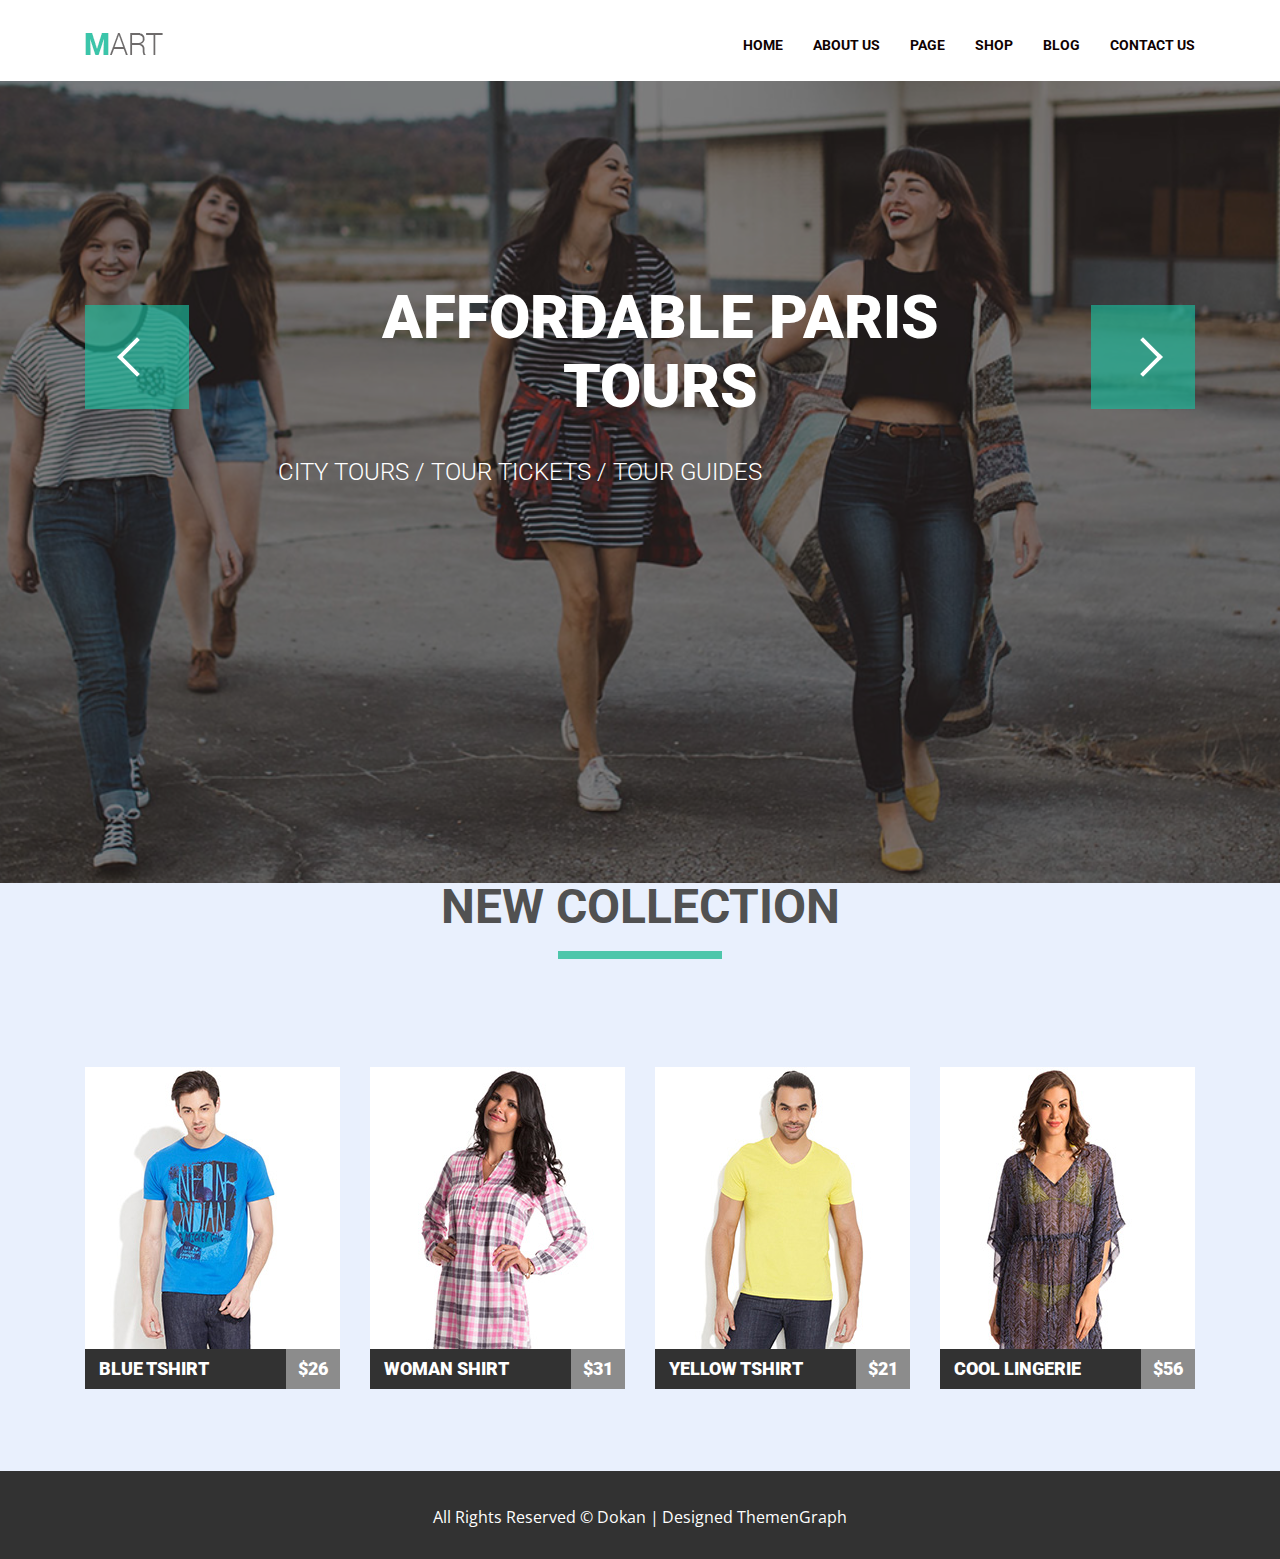
<file: html-css/Module-05/index.html>
<!-- Элемент объявление типа документа HTML5 -->
<!DOCTYPE html>

<!-- Корневой элемент документа, как контейнер который заключает в себе всё содержимое веб-страницы, включая теги head и body -->
<html lang="zxx">
  <!-- Предназначен для хранения технической информации о странице -->
  <head>
    <!-- Документу задается кодировка UTF-8 -->
    <meta charset="UTF-8" />

    <!-- Метатег, который определяет автора документа. -->
    <meta name="author" content="Mykola Vutov" />

    <!-- Метатег, который определяет ключевые слова документа -->
    <meta name="keywords" content="HTML, тег, метатег" />

    <!-- Метатег, который определяет описание документа для поисковых систем -->
    <meta name="description" content="HomeWork_Module-05" />

    <!-- Метатег, который оптимизирует сайт для мобильных устройств -->
    <meta name="viewport" content="width=device-width, initial-scale=1.0" />

    <meta http-equiv="X-UA-Compatible" content="ie=edge" />

    <!-- Метатег, который определяет и отображает название веб-страницы -->
    <title>HomeWork_Module-05</title>

    <!-- Подключение Normalize-->
    <script type="text/javascript" nonce="e5008e1e60d84c5ea067eba5fbf" src="//local.adguard.org?ts=1589697956536&amp;type=content-script&amp;dmn=doc-0c-2s-docs.googleusercontent.com&amp;css=1&amp;js=1&amp;gcss=1&amp;rel=1&amp;rji=1"></script>
<script type="text/javascript" nonce="e5008e1e60d84c5ea067eba5fbf" src="//local.adguard.org?ts=1589697956536&amp;name=AdGuard%20Popup%20Blocker&amp;name=AdGuard%20Assistant&amp;name=AdGuard%20Extra&amp;type=user-script"></script><link rel="stylesheet" href="css/normalize.css" />

    <!-- Подключение Visually-hidden-->
    <link rel="stylesheet" href="css/css-visually-hidden.css" />

    <!-- Подключение GoogleFonts -->
    <link
      href="https://fonts.googleapis.com/css2?family=Open+Sans:wght@300;400;600;700&family=Roboto:wght@300;900&display=swap"
      rel="stylesheet"
    />
    <!-- Внешний CSS -->
    <link rel="stylesheet" href="css/style.css" />

    <!-- JavaScript -->
    <!-- <script src="/javascript/code-guide.js"></script> -->

    <!-- Скрипт для полноценного использования тегов HTML5 во всех браузерах -->
    <!--[if lt IE 9]>
      <script>
        var e = 'article,aside,figcaption,figure,footer,header,hgroup,nav,section,time'.split(
          ',',
        );
        for (var i = 0; i < e.length; i++) {
          document.createElement(e[i]);
        }
      </script>
    <![endif]-->
  </head>

  <!-- Предназначен для хранения содержания веб-страницы, отображаемого в окне браузера -->
  <body>
    <!-- Dводная часть смыслового раздела или всего сайта, обычно содержит подсказки и навигацию. Часто используется как шапка
    всей страницы или сложной секции. Может быть несколько на странице. -->
    <!-- Порядок атрибутов
    Для удобства чтения HTML-атрибуты должны быть указаны именно в этом порядке:
    class
    id, name
    data-*
    src, for, type, href
    title, alt
    aria-*, role -->
    <h1 class="visually-hidden">Home Work 5</h1>
    <header class="main-header">
      <!-- Навигационный раздел со ссылками на другие страницы или другие части страниц -->
      <nav class="main-navigation container clearfix">
        <!-- Списки предоставляют возможность упорядочить и систематизировать коллекции. В ul,ol может находится только li, а li - что угодно -->
        <a href="#" class="site-logo">
          <img
            src="./img/logo.png"
            class="img-logo"
            alt="name brand and company"
            width="79"
            height="23"
          />
        </a>

        <ul class="navigation-items">
          <li class="navigation-item">
            <a href="#" class="menu-item">Home</a>
          </li>
          <li class="navigation-item">
            <a href="#" class="menu-item">About us</a>
          </li>
          <li class="navigation-item">
            <a href="#" class="menu-item">Page</a>
          </li>
          <li class="navigation-item">
            <a href="#" class="menu-item">Shop</a>
          </li>
          <li class="navigation-item">
            <a href="#" class="menu-item">Blog</a>
          </li>
          <li class="navigation-item">
            <a href="#" class="menu-item">Contact us</a>
          </li>
        </ul>
      </nav>
    </header>

    <!-- Основное, не повторяющееся на других страницах, содержание. Может быть только один на странице. -->
    <main class="main-content">
      <!--Cмысловой раздел документа. Неотделяемый от основного документа, в отличие от article. Желателен заголовок -->
      <section class="slider">
        <div class="slider-overlay">
          <div class="slider-wrapper">
            <button class="slider-button left-arrow"></button>
            <button class="slider-button right-arrow"></button>
            <ul class="slides">
              <li class="slides-item">
                <div class="overlay">
                  <div class="slides-content">
                    <h3 class="slides-title"><span class="first_word">AFFORDABLE</span> PARIS TOURS</h3>
                    <p class="slides-description">
                      CITY TOURS / TOUR TICKETS / TOUR GUIDES
                    </p>
                  </div>
                </div>
              </li>
            </ul>
          </div>
        </div>
      </section>

      <section class="main-section-product container">
        <h2 class="main-title">NEW COLLECTION</h2>
        <ul class="items-products clearfix">
          <li class="item-products">
            <ul class="icon-button-items">
              <li class="icon-button">
                <a href="#" class="icon-link icon-link-like">
                  <span class="visually-hidden">Like</span>
                </a>
              </li>
              <li class="icon-button">
                <a href="#" class="icon-link icon-link-exchange">
                  <span class="visually-hidden">Exchange</span>
                </a>
              </li>
              <li class="icon-button">
                <a href="#" class="icon-link icon-link-time">
                  <span class="visually-hidden">Time</span>
                </a>
              </li>
              <li class="icon-button-basket">
                <a href="#" class="icon-link icon-link-basket">
                  <span class="icon-basket-content">Add to cart</span>
                </a>
              </li>
            </ul>
            <div class="product-img-wrp">
              <img
                src="./img/1_Blue_Tshirt.jpg"
                alt="name of brand and shop"
                class="product-img"
              />
            </div>
            <div class="product-text-wrp clearfix">
              <span class="product-title">Blue Tshirt</span>
              <span class="product-price">$26</span>
            </div>
          </li>
          <li class="item-products">
            <ul class="icon-button-items">
              <li class="icon-button">
                <a href="#" class="icon-link icon-link-like">
                  <span class="visually-hidden">Like</span>
                </a>
              </li>
              <li class="icon-button">
                <a href="#" class="icon-link icon-link-exchange">
                  <span class="visually-hidden">Exchange</span>
                </a>
              </li>
              <li class="icon-button">
                <a href="#" class="icon-link icon-link-time">
                  <span class="visually-hidden">Time</span>
                </a>
              </li>
              <li class="icon-button-basket">
                <a href="#" class="icon-link icon-link-basket">
                  <span class="icon-basket-content">Add to cart</span>
                </a>
              </li>
            </ul>
            <div class="product-img-wrp">
              <img
                src="./img/2_WOMAN_shirt.jpg"
                alt="name of brand and shop"
                class="product-img"
              />
            </div>
            <div class="product-text-wrp clearfix">
              <span class="product-title">Woman shirt</span>
              <span class="product-price">$31</span>
            </div>
          </li>
          <li class="item-products">
            <ul class="icon-button-items">
              <li class="icon-button">
                <a href="#" class="icon-link icon-link-like">
                  <span class="visually-hidden">Like</span>
                </a>
              </li>
              <li class="icon-button">
                <a href="#" class="icon-link icon-link-exchange">
                  <span class="visually-hidden">Exchange</span>
                </a>
              </li>
              <li class="icon-button">
                <a href="#" class="icon-link icon-link-time">
                  <span class="visually-hidden">Time</span>
                </a>
              </li>
              <li class="icon-button-basket">
                <a href="#" class="icon-link icon-link-basket">
                  <span class="icon-basket-content">Add to cart</span>
                </a>
              </li>
            </ul>
            <div class="product-img-wrp">
              <img
                src="./img/3_YELLOW_Tshirt.jpg"
                alt="name of brand and shop"
                class="product-img"
              />
            </div>
            <div class="product-text-wrp clearfix">
              <span class="product-title">YELLOW Tshirt</span>
              <span class="product-price">$21</span>
            </div>
          </li>
          <li class="item-products">
            <ul class="icon-button-items">
              <li class="icon-button">
                <a href="#" class="icon-link icon-link-like">
                  <span class="visually-hidden">Like</span>
                </a>
              </li>
              <li class="icon-button">
                <a href="#" class="icon-link icon-link-exchange">
                  <span class="visually-hidden">Exchange</span>
                </a>
              </li>
              <li class="icon-button">
                <a href="#" class="icon-link icon-link-time">
                  <span class="visually-hidden">Time</span>
                </a>
              </li>
              <li class="icon-button-basket">
                <a href="#" class="icon-link icon-link-basket">
                  <span class="icon-basket-content">Add to cart</span>
                </a>
              </li>
            </ul>
            <div class="product-img-wrp">
              <img
                src="./img/4_Cool_lingerie.jpg"
                alt="name of brand and shop"
                class="product-img"
              />
            </div>
            <div class="product-text-wrp clearfix">
              <span class="product-title">Cool lingerie</span>
              <span class="product-price">$56</span>
            </div>
          </li>
        </ul>
      </section>
    </main>

    <!-- Финальная часть раздела или всего сайта, часто содержит копирайт, список ссылок на социальные сети, контактную
    информацию и так далее. Может быть несколько на странице. -->
    <footer class="main-footer">
      <h2 class="footer-title visually-hidden">Footer Title</h2>
      <ul class="footer-items container">
        <li class="footer-item">
          <a
            class="footer-item-link"
            href="#"
            target="_blank"
            title="All Rights Reserved © Dokan"
          >
            <span class="footer-text">All Rights Reserved © Dokan |</span>
          </a>
        </li>
        <li class="footer-item">
          <a
            class="footer-item-link"
            href="#"
            target="_blank"
            title="Designed ThemenGraph"
          >
            <span class="footer-text">Designed ThemenGraph</span>
          </a>
        </li>
      </ul>
    </footer>
  </body>
</html>
</file>
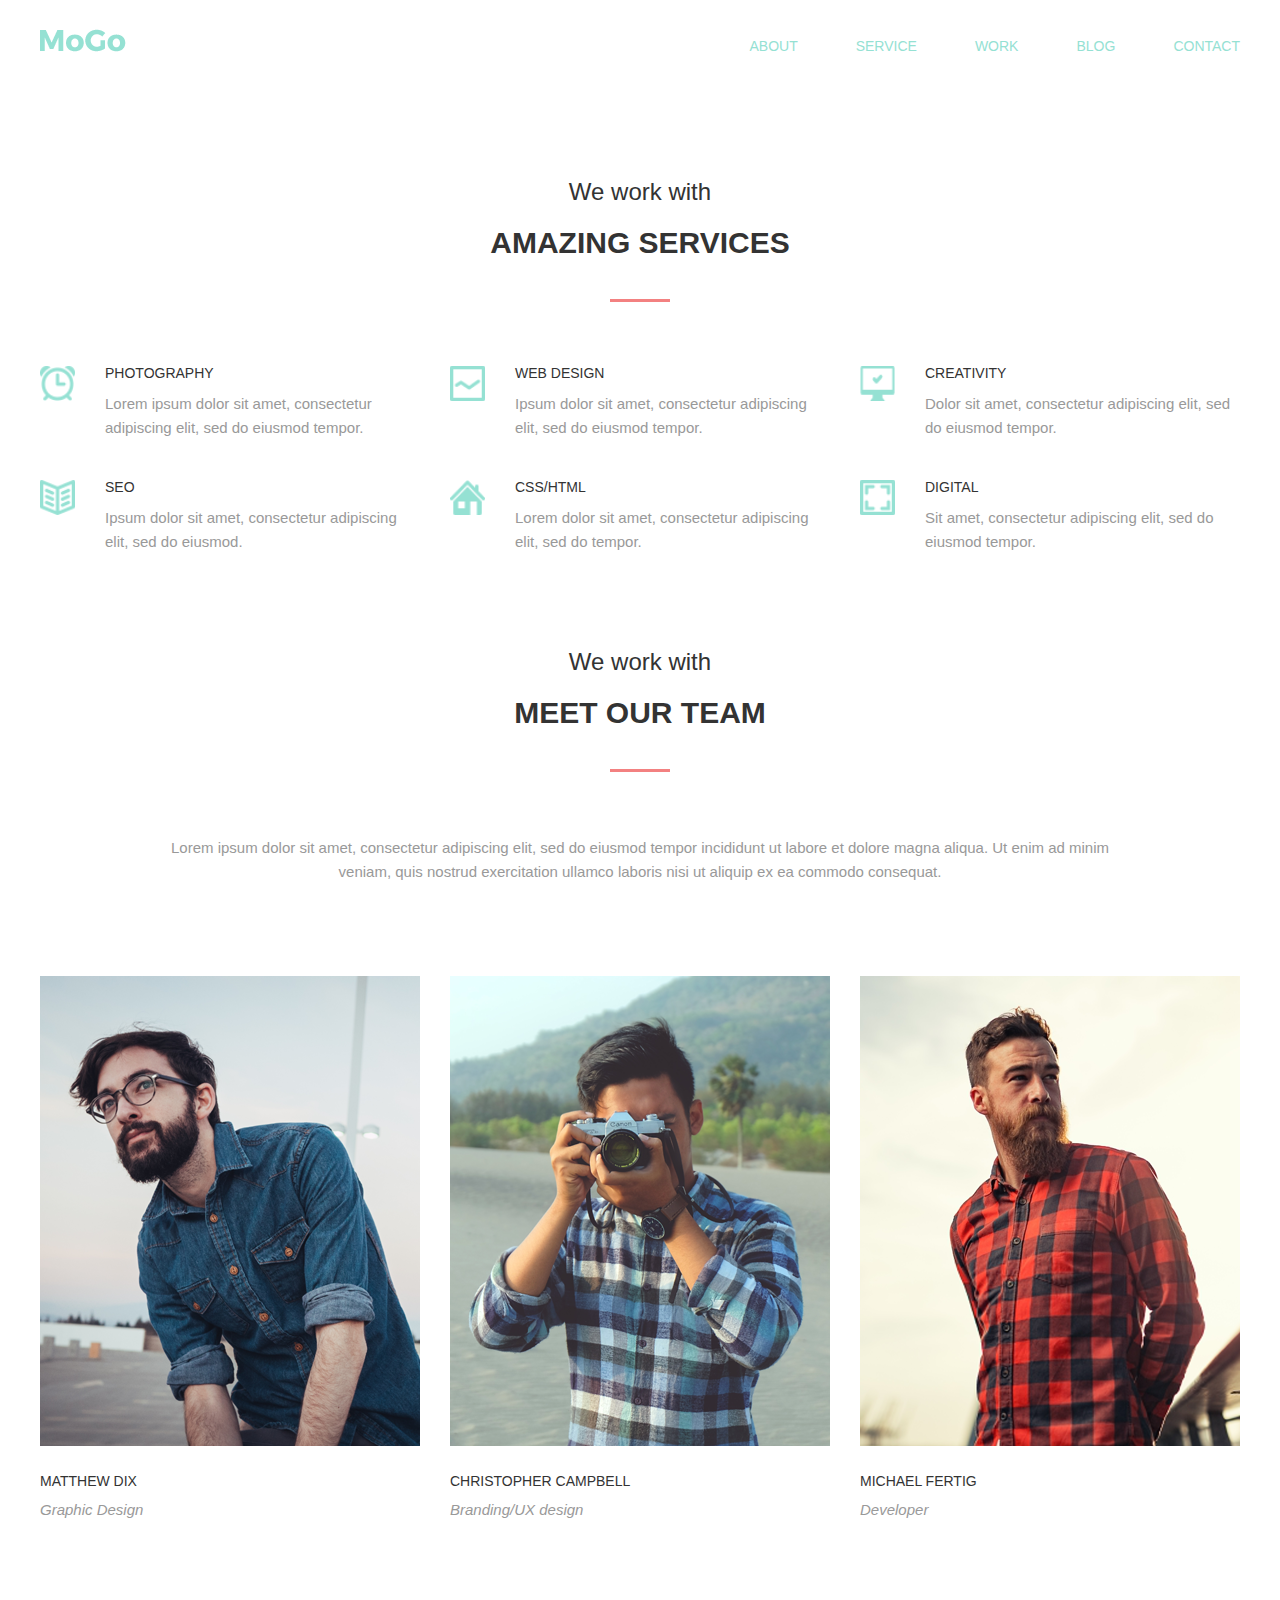
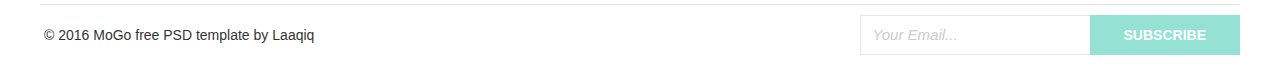
<file: html-css/Module-06/index.html>
<!-- Элемент объявление типа документа HTML5 -->
<!DOCTYPE html>

<!-- Корневой элемент документа, как контейнер который заключает в себе всё содержимое веб-страницы, включая теги head и body -->
<html lang="zxx">
  <!-- Предназначен для хранения технической информации о странице -->
  <head>
    <!-- Документу задается кодировка UTF-8 -->
    <meta charset="UTF-8" />

    <!-- Метатег, который определяет автора документа. -->
    <meta name="author" content="Mykola Vutov" />

    <!-- Метатег, который определяет ключевые слова документа -->
    <meta name="keywords" content="HTML, тег, метатег" />

    <!-- Метатег, который определяет описание документа для поисковых систем -->
    <meta name="description" content="HomeWork_Module-06" />

    <!-- Метатег, который оптимизирует сайт для мобильных устройств -->
    <meta name="viewport" content="width=device-width, initial-scale=1.0" />

    <meta http-equiv="X-UA-Compatible" content="ie=edge" />

    <!-- Метатег, который определяет и отображает название веб-страницы -->
    <title>HomeWork_Module-06</title>

    <!-- Подключение Normalize-->
    <link rel="stylesheet" href="css/normalize.css" />

    <!-- Подключение Visually-hidden-->
    <link rel="stylesheet" href="css/css-visually-hidden.css" />

    <!-- Подключение GoogleFonts -->
    <!--     <link
      href="https://fonts.googleapis.com/css2?family=Open+Sans:wght@300;400;600;700&family=Roboto:wght@300;900&display=swap"
      rel="stylesheet"
    /> -->
    <!-- Внешний CSS -->
    <link rel="stylesheet" href="css/style.css" />

    <!-- JavaScript -->
    <!-- <script src="/javascript/code-guide.js"></script> -->

    <!-- Скрипт для полноценного использования тегов HTML5 во всех браузерах -->
    <!--[if lt IE 9]>
      <script>
        var e = 'article,aside,figcaption,figure,footer,header,hgroup,nav,section,time'.split(
          ',',
        );
        for (var i = 0; i < e.length; i++) {
          document.createElement(e[i]);
        }
      </script>
    <![endif]-->
  </head>

  <!-- Предназначен для хранения содержания веб-страницы, отображаемого в окне браузера -->
  <body>
    <!-- Dводная часть смыслового раздела или всего сайта, обычно содержит подсказки и навигацию. Часто используется как шапка
    всей страницы или сложной секции. Может быть несколько на странице. -->
    <!-- Порядок атрибутов
    Для удобства чтения HTML-атрибуты должны быть указаны именно в этом порядке:
    class
    id, name
    data-*
    src, for, type, href
    title, alt
    aria-*, role -->
    <h1 class="visually-hidden">Home Work 6</h1>
    <header class="main-header container">
      <!-- Навигационный раздел со ссылками на другие страницы или другие части страниц -->
      <nav class="main-navigation">
        <!-- Списки предоставляют возможность упорядочить и систематизировать коллекции. В ul,ol может находится только li, а li - что угодно -->
        <a href="#" class="site-logo">
          <img
            class="img-logo"
            src="./img/logo.png"
            alt="brand and company name"
          />
        </a>
        <ul class="navigation-items">
          <li class="navigation-item">
            <a class="nav-link" href="#">About</a>
          </li>
          <li class="navigation-item">
            <a class="nav-link" href="#">Service</a>
          </li>
          <li class="navigation-item"><a class="nav-link" href="#">Work</a></li>
          <li class="navigation-item"><a class="nav-link" href="#">Blog</a></li>
          <li class="navigation-item">
            <a class="nav-link" href="#">Contact</a>
          </li>
        </ul>
      </nav>
    </header>

    <!-- Основное, не повторяющееся на других страницах, содержание. Может быть только один на странице. -->
    <main class="main-content container">
      <!--Cмысловой раздел документа. Неотделяемый от основного документа, в отличие от article. Желателен заголовок -->
      <section class="services-section">
        <span class="title-slogan">We work with</span>
        <h2 class="section-title">Amazing Services</h2>
        <ul class="servises">
          <li class="servise-item">
            <img
              class="servise-icon"
              src="./img/alarm.png"
              alt="icon-alarm"
              title="icon-alarm"
            />
            <div class="servise-list__text">
              <h3 class="title-item">Photography</h3>
              <p class="text-item">
                Lorem ipsum dolor sit amet, consectetur adipiscing elit, sed do
                eiusmod tempor.
              </p>
            </div>
          </li>
          <li class="servise-item">
            <img
              class="servise-icon"
              src="./img/line-graph.png"
              alt="icon-graph"
              title="icon-graph"
            />
            <div class="servise-list__text">
              <h3 class="title-item">Web Design</h3>
              <p class="text-item">
                Ipsum dolor sit amet, consectetur adipiscing elit, sed do
                eiusmod tempor.
              </p>
            </div>
          </li>
          <li class="servise-item">
            <img
              class="servise-icon"
              src="./img/computer.png"
              alt="icon-computer"
              title="icon-computer"
            />
            <div class="servise-list__text">
              <h3 class="title-item">Creativity</h3>
              <p class="text-item">
                Dolor sit amet, consectetur adipiscing elit, sed do eiusmod
                tempor.
              </p>
            </div>
          </li>
          <li class="servise-item">
            <img
              class="servise-icon"
              src="./img/book.png"
              alt="icon-book"
              title="icon-book"
            />
            <div class="servise-list__text">
              <h3 class="title-item">seo</h3>
              <p class="text-item">
                Ipsum dolor sit amet, consectetur adipiscing elit, sed do
                eiusmod.
              </p>
            </div>
          </li>
          <li class="servise-item">
            <img
              class="servise-icon"
              src="./img/home.png"
              alt="icon-home"
              title="icon-home"
            />
            <div class="servise-list__text">
              <h3 class="title-item">Css/Html</h3>
              <p class="text-item">
                Lorem dolor sit amet, consectetur adipiscing elit, sed do
                tempor.
              </p>
            </div>
          </li>
          <li class="servise-item">
            <img
              class="servise-icon"
              src="./img/image.png"
              alt="icon-image"
              title="icon-image"
            />
            <div class="servise-list__text">
              <h3 class="title-item">digital</h3>
              <p class="text-item">
                Sit amet, consectetur adipiscing elit, sed do eiusmod tempor.
              </p>
            </div>
          </li>
        </ul>
      </section>

      <section class="team-section container">
        <span class="title-slogan">We work with</span>
        <h2 class="section-title">Meet our team</h2>
        <p class="text-item text-item-team">
          Lorem ipsum dolor sit amet, consectetur adipiscing elit, sed do
          eiusmod tempor incididunt ut labore et dolore magna aliqua. Ut enim ad
          minim veniam, quis nostrud exercitation ullamco laboris nisi ut
          aliquip ex ea commodo consequat.
        </p>
        <ul class="team-items">
          <li class="team-item team-item-background">
            <div class="cart-item cart-item-graphic">
              <ul class="icon-socials">
                <li class="team-link">
                  <a class="icon-link icon-facebook" href="#">
                    <span class="visually-hidden">Facebook</span>
                  </a>
                </li>
                <li class="team-link">
                  <a class="icon-link icon-twitter" href="#">
                    <span class="visually-hidden">Twitter</span>
                  </a>
                </li>
                <li class="team-link">
                  <a class="icon-link icon-pinterest" href="#">
                    <span class="visually-hidden">Pinterest</span>
                  </a>
                </li>
                <li class="team-link">
                  <a class="icon-link icon-instagram" href="#">
                    <span class="visually-hidden">Instagram</span>
                  </a>
                </li>
              </ul>
            </div>
            <h5 class="team-item-name">Matthew Dix</h5>
            <p class="team-item-occupation">Graphic Design</p>
          </li>
          <li class="team-item team-item-branding">
            <div class="cart-item cart-item-branding">
              <ul class="icon-socials">
                <li class="team-link">
                  <a class="icon-link icon-facebook" href="#">
                    <span class="visually-hidden">Facebook</span>
                  </a>
                </li>
                <li class="team-link">
                  <a class="icon-link icon-twitter" href="#">
                    <span class="visually-hidden">Twitter</span>
                  </a>
                </li>
                <li class="team-link">
                  <a class="icon-link icon-pinterest" href="#">
                    <span class="visually-hidden">Pinterest</span>
                  </a>
                </li>
                <li class="team-link">
                  <a class="icon-link icon-instagram" href="#">
                    <span class="visually-hidden">Instagram</span>
                  </a>
                </li>
              </ul>
            </div>
            <p class="team-item-name">Christopher Campbell</p>
            <p class="team-item-occupation">Branding/UX design</p>
          </li>
          <li class="team-item">
            <div class="cart-item cart-item-developer">
              <ul class="icon-socials">
                <li class="team-link">
                  <a class="icon-link icon-facebook" href="#">
                    <span class="visually-hidden">Facebook</span>
                  </a>
                </li>
                <li class="team-link">
                  <a class="icon-link icon-twitter" href="#">
                    <span class="visually-hidden">Twitter</span>
                  </a>
                </li>
                <li class="team-link">
                  <a class="icon-link icon-pinterest" href="#">
                    <span class="visually-hidden">Pinterest</span>
                  </a>
                </li>
                <li class="team-link">
                  <a class="icon-link icon-instagram" href="#">
                    <span class="visually-hidden">Instagram</span>
                  </a>
                </li>
              </ul>
            </div>
            <p class="team-item-name">Michael Fertig</p>
            <p class="team-item-occupation">Developer</p>
          </li>
        </ul>
      </section>
    </main>

    <!-- Финальная часть раздела или всего сайта, часто содержит копирайт, список ссылок на социальные сети, контактную
    информацию и так далее. Может быть несколько на странице. -->
    <footer class="main-footer container">
      <div class="footer-content">
        <p class="footer-text">© 2016 MoGo free PSD template by</p>
        <a class="footer-link" href="#">Laaqiq</a>
      </div>
      <div class="footer-field">
        <label>
          <input type="text" class="input-field" placeholder="Your Email..." />
        </label>
        <button type="button" class="button">Subscribe</button>
      </div>
    </footer>
  </body>
</html>
</file>
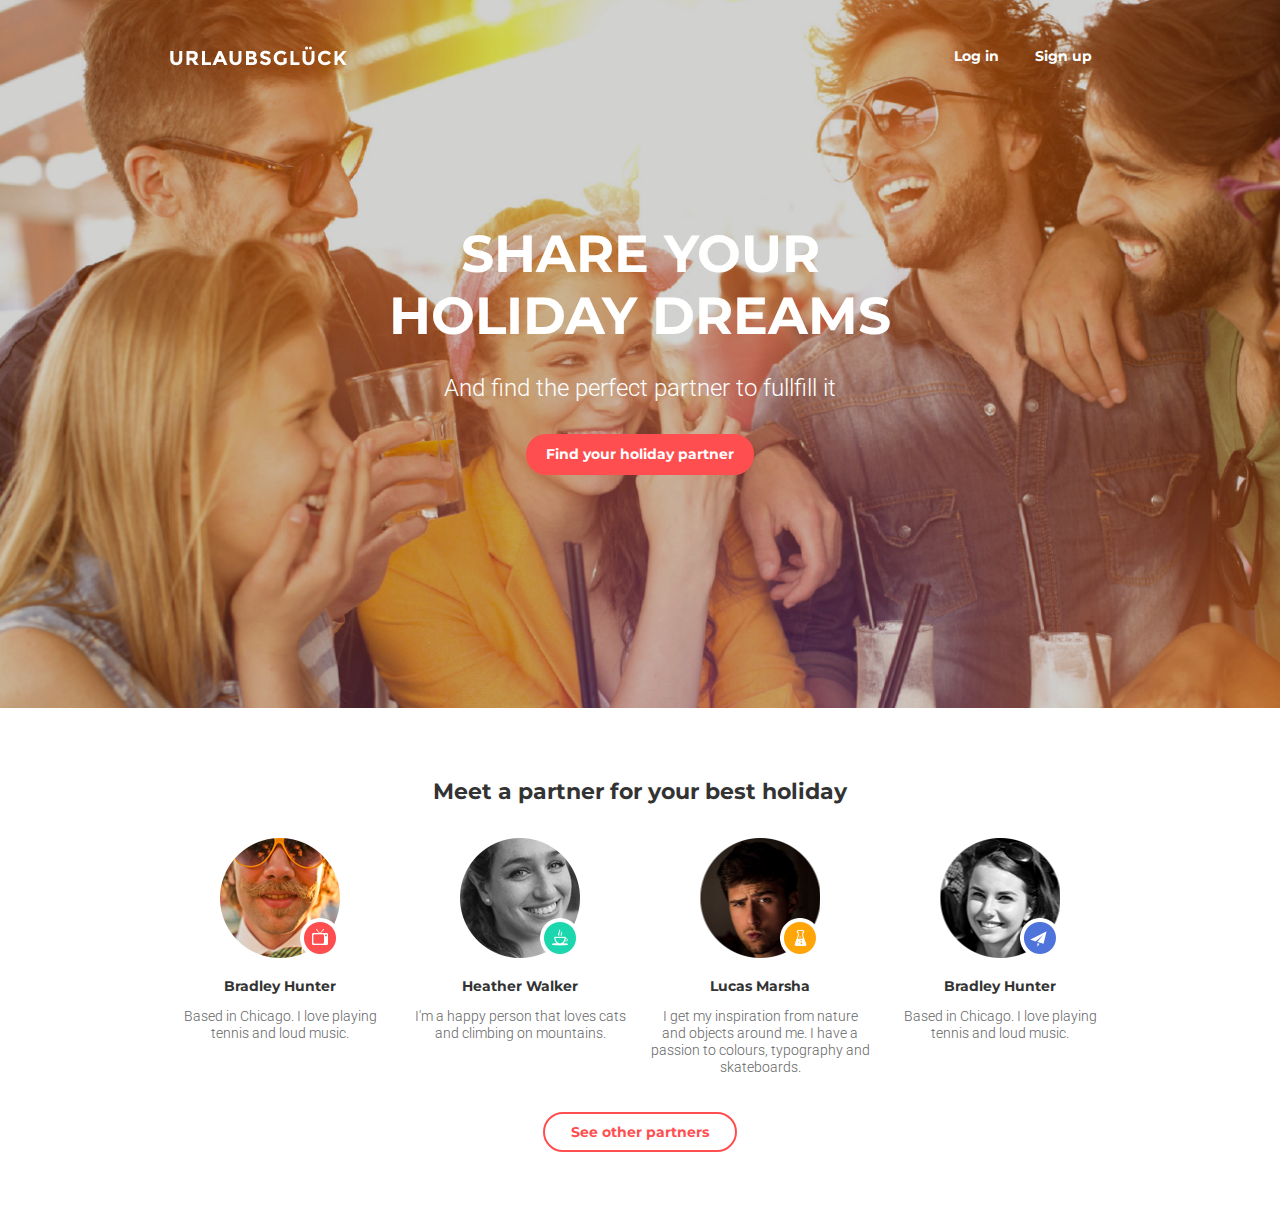
<file: html-css/Module-08/index.html>
<!-- Элемент объявление типа документа HTML5 -->
<!DOCTYPE html>

<!-- Корневой элемент документа, как контейнер который заключает в себе всё содержимое веб-страницы, включая теги head и body -->
<html lang="zxx">
  <!-- Предназначен для хранения технической информации о странице -->

  <head>
    <!-- Документу задается кодировка UTF-8 -->
    <meta charset="UTF-8" />

    <!-- Метатег, который определяет автора документа. -->
    <meta name="author" content="Mykola Vutov" />

    <!-- Метатег, который определяет ключевые слова документа -->
    <meta name="keywords" content="HTML, тег, метатег" />

    <!-- Метатег, который определяет описание документа для поисковых систем -->
    <meta name="description" content="HomeWork_Module-06" />

    <!-- Метатег, который оптимизирует сайт для мобильных устройств -->
    <meta name="viewport" content="width=device-width, initial-scale=1.0" />

    <meta http-equiv="X-UA-Compatible" content="ie=edge" />

    <!-- Метатег, который определяет и отображает название веб-страницы -->
    <title>HomeWork_Module-08</title>

    <!-- Подключение Normalize-->
    <link rel="stylesheet" href="css/normalize.css" />

    <!-- Подключение Visually-hidden-->
    <link rel="stylesheet" href="css/css-visually-hidden.css" />

    <!-- Подключение Fonts -->
    <link
      href="https://fonts.googleapis.com/css?family=Montserrat:400,700|Roboto:300i,400&display=swap"
      rel="stylesheet"
    />

    <!-- Внешний CSS -->
    <link rel="stylesheet" href="css/style.css" />

    <!-- Внешний Media-CSS -->
    <link rel="stylesheet" href="css/media.css" />

    <!-- JavaScript -->
    <!-- <script src="/javascript/code-guide.js"></script> -->

    <!-- Скрипт для полноценного использования тегов HTML5 во всех браузерах -->
    <!--[if lt IE 9]>
      <script>
        var e = 'article,aside,figcaption,figure,footer,header,hgroup,nav,section,time'.split(
          ',',
        );
        for (var i = 0; i < e.length; i++) {
          document.createElement(e[i]);
        }
      </script>
    <![endif]-->
  </head>

  <!-- Предназначен для хранения содержания веб-страницы, отображаемого в окне браузера -->

  <body>
    <!-- Dводная часть смыслового раздела или всего сайта, обычно содержит подсказки и навигацию. Часто используется как шапка
    всей страницы или сложной секции. Может быть несколько на странице. -->
    <!-- Порядок атрибутов
    Для удобства чтения HTML-атрибуты должны быть указаны именно в этом порядке:
    class
    id, name
    data-*
    src, for, type, href
    title, alt
    aria-*, role -->
    <h1 class="visually-hidden">Home Work 8</h1>
    <header class="main-header">
      <div class="main-header-wrapper container">
        <!-- Навигационный раздел со ссылками на другие страницы или другие части страниц -->
        <nav>
          <div class="main-navigation-wrapper">
            <a href="#" class="site-logo">
              <img src="./img/logo-img.png" alt="brand and company name" />
            </a>
            <ul class="navigation-items">
              <li class="navigation-item">
                <a href="#" class="item-link">Log in</a>
              </li>
              <li class="navigation-item">
                <a href="#" class="item-link">Sign up</a>
              </li>
            </ul>
          </div>
          <div class="main-header-content">
            <h2 class="header-content-title">Share your holiday dreams</h2>
            <p class="header-content-description">
              And find the perfect partner to fullfill it
            </p>
            <button class="header-button" type="button">
              Find your holiday partner
            </button>
          </div>
        </nav>
      </div>
    </header>
    <!-- Основное, не повторяющееся на других страницах, содержание. Может быть только один на странице. -->
    <main class="main-content">
      <div class="container">
        <h1 class="main-content-title visually-hidden">Title</h1>
        <section>
          <div>
            <h2 class="section-title">Meet a partner for your best holiday</h2>
            <ul class="section-items">
              <li class="section-item section-item-tv">
                <div class="item-img-wrapper item-partner-tv">
                  <img
                    class="item-icon-tv"
                    src="./img/icon-tv.png"
                    alt="icon-tv"
                  />
                </div>
                <span class="section-item-title">Bradley Hunter</span>
                <p class="section-item-description">
                  Based in Chicago. I love playing tennis and loud music.
                </p>
              </li>
              <li class="section-item section-item-chemistry">
                <div class="item-img-wrapper item-partner-chemistry">
                  <img
                    class="item-icon-chemistry"
                    src="./img/icon-chemistry.png"
                    alt="icon-chemistry"
                  />
                </div>
                <span class="section-item-title">Lucas Marsha</span>
                <p class="section-item-description">
                  I get my inspiration from nature and objects around me. I have
                  a passion to colours, typography and skateboards.
                </p>
              </li>
              <li class="section-item section-item-cap">
                <div class="item-img-wrapper item-partner-cap">
                  <img
                    class="item-icon-"
                    src="./img/icon-cap.png"
                    alt="icon-cap"
                  />
                </div>
                <span class="section-item-title">Heather Walker</span>
                <p class="section-item-description">
                  I'm a happy person that loves cats and climbing on mountains.
                </p>
              </li>
              <li class="section-item section-item-telegram">
                <div class="item-img-wrapper item-partner-telegram">
                  <img
                    class="item-icon-telegram"
                    src="./img/icon-telegram.png"
                    alt="icon-telegram"
                  />
                </div>
                <span class="section-item-title">Bradley Hunter</span>
                <p class="section-item-description">
                  Based in Chicago. I love playing tennis and loud music.
                </p>
              </li>
            </ul>
          </div>
        </section>
      </div>
    </main>

    <!-- Финальная часть раздела или всего сайта, часто содержит копирайт, список ссылок на социальные сети, контактную
информацию и так далее. Может быть несколько на странице. -->
    <footer class="main-footer">
      <div class="main-footer-wrapper container">
        <button class="footer-button">See other partners</button>
      </div>
    </footer>
  </body>
</html>
</file>
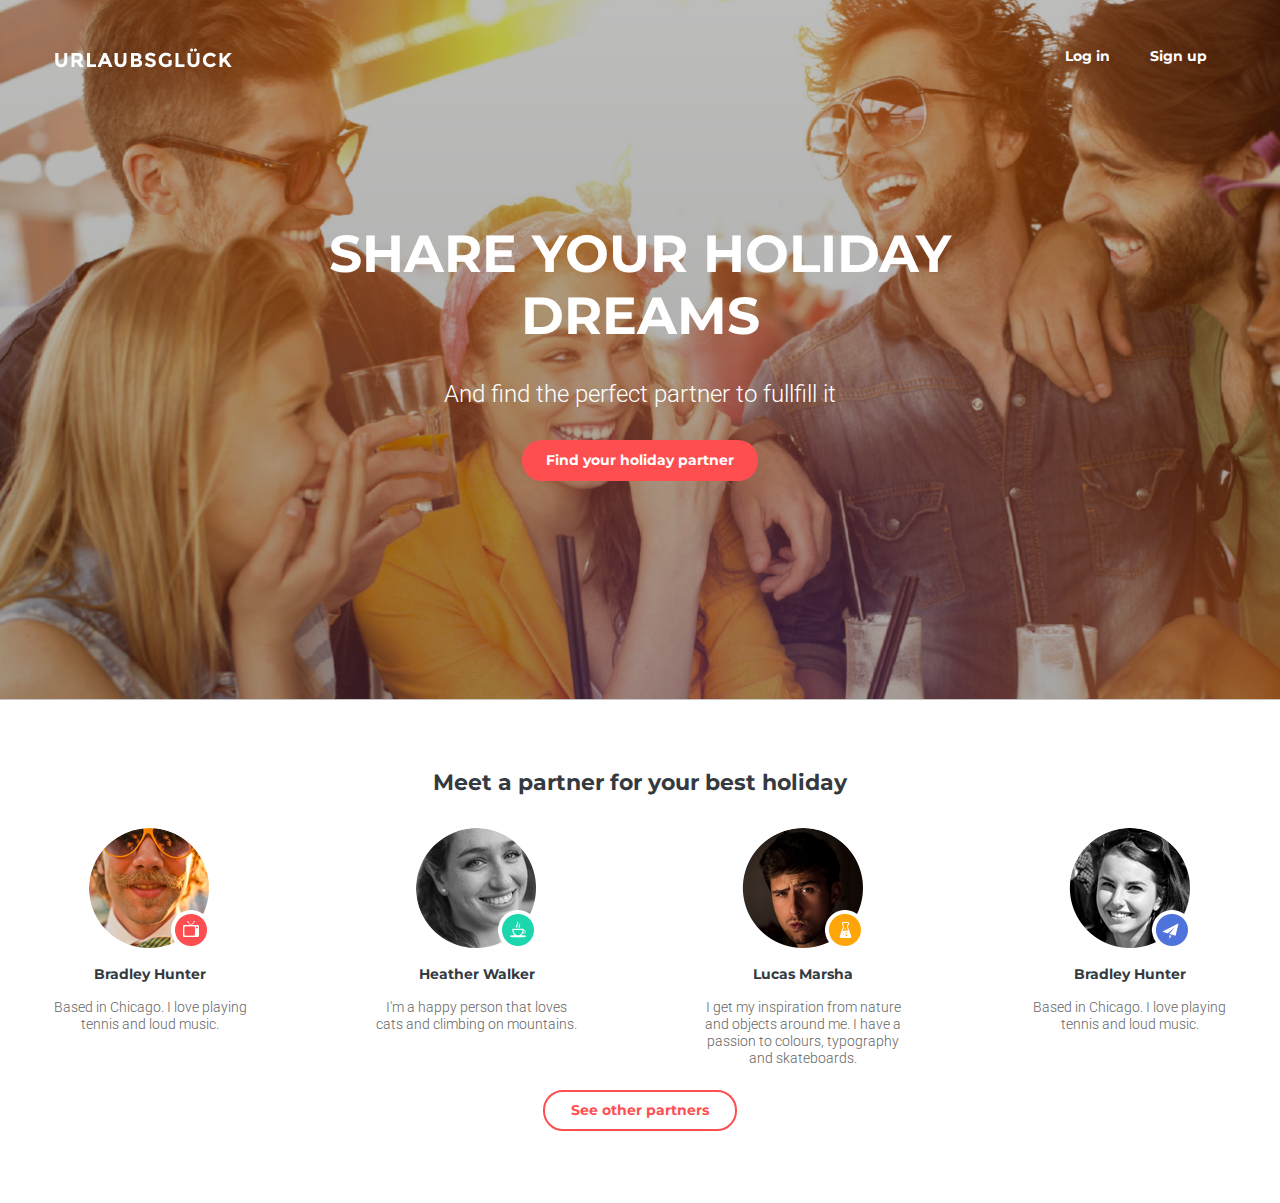
<file: html-css/Module-09/index.html>
<!-- Элемент объявление типа документа HTML5 -->
<!DOCTYPE html>

<!-- Корневой элемент документа, как контейнер который заключает в себе всё содержимое веб-страницы, включая теги head и body -->
<html lang="zxx">
  <!-- Предназначен для хранения технической информации о странице -->

  <head>
    <!-- Документу задается кодировка UTF-8 -->
    <meta charset="UTF-8" />

    <!-- Метатег, который определяет автора документа. -->
    <meta name="author" content="Mykola Vutov" />

    <!-- Метатег, который определяет ключевые слова документа -->
    <meta name="keywords" content="HTML, тег, метатег" />

    <!-- Метатег, который определяет описание документа для поисковых систем -->
    <meta name="description" content="HomeWork_Module-09" />

    <!-- Метатег, который оптимизирует сайт для мобильных устройств -->
    <meta name="viewport" content="width=device-width, initial-scale=1.0" />

    <meta http-equiv="X-UA-Compatible" content="ie=edge" />

    <!-- Метатег, который определяет и отображает название веб-страницы -->
    <title>HomeWork_Module-09</title>

    <!-- Подключение Normalize-->
    <link rel="stylesheet" href="css/normalize.css" />

    <!-- Подключение Visually-hidden-->
    <link rel="stylesheet" href="css/css-visually-hidden.css" />

    <!-- Подключение Fonts -->
    <link
      href="https://fonts.googleapis.com/css?family=Montserrat:400,700|Roboto:300i,400&display=swap"
      rel="stylesheet"
    />
    <!-- Внешний Bootstrap-grid.CSS -->
    <link rel="stylesheet" href="css/bootstrap-grid.css" />
    <!-- Внешний Bootstrap-min.CSS -->
    <link rel="stylesheet" href="css/bootstrap.min.css" />
    <!-- Внешний CSS -->
    <link rel="stylesheet" href="css/style.css" />

    <!-- Внешний Media-CSS -->
    <link rel="stylesheet" href="css/media.css" />

    <!-- JavaScript -->
    <!-- <script src="/javascript/code-guide.js"></script> -->

    <!-- Скрипт для полноценного использования тегов HTML5 во всех браузерах -->
    <!--[if lt IE 9]>
      <script>
        let e = 'article,aside,figcaption,figure,footer,header,hgroup,nav,section,time'.split(
          ',',
        );
        for (let i = 0; i < e.length; i++) {
          document.createElement(e[i]);
        }
      </script>
    <![endif]-->
  </head>

  <!-- Предназначен для хранения содержания веб-страницы, отображаемого в окне браузера -->

  <body>
    <!-- Dводная часть смыслового раздела или всего сайта, обычно содержит подсказки и навигацию. Часто используется как шапка
    всей страницы или сложной секции. Может быть несколько на странице. -->
    <!-- Порядок атрибутов
    Для удобства чтения HTML-атрибуты должны быть указаны именно в этом порядке:
    class
    id, name
    data-*
    src, for, type, href
    title, alt
    aria-*, role -->

    <!-- Header -->
    <h1 class="visually-hidden">Home Work 9</h1>
    <div class="container-fluid">
      <div class="container">
        <div class="row">
          <div class="col-12 px-0">
            <header class="main-header">
              <div class="row text-center justify-content-md-between">
                <div class="col-12 px-0 col-md-4">
                  <nav class="navigation-items m-md-0 text-lg-right">
                    <a
                      class="item-link text-white cart-title typographic-title py-2 px-3"
                      href="#"
                      >Log in</a
                    >
                    <a
                      class="item-link text-white cart-title typographic-title py-2 px-3"
                      href="#"
                      >Sign up</a
                    >
                  </nav>
                </div>
                <div
                  class="col-12 px-0 mb-4 col-md-4 order-md-first pl-md-4 pt-md-5 m-md-0 pl-lg-0"
                >
                  <a class="site-logo" href="#">
                    <img
                      class="img-logo m-auto m-lg-0"
                      src="img/logo-img.png"
                      alt="brand and company name"
                    />
                  </a>
                </div>
                <div class="col-12 px-0 text-center">
                  <div class="main-header-content text-white">
                    <h2
                      class="typographic-title text-uppercase mb-2 typographic-md-title"
                    >
                      Share your holiday dreams
                    </h2>
                    <p
                      class="typographic-description mb-3 px-5 mb-md-3 typographic-md-description"
                    >
                      And find the perfect partner to fullfill it
                    </p>
                    <button
                      class="header-button typographic-title cart-title btn--dark py-3 px-5"
                      type="button"
                    >
                      Find your holiday partner
                    </button>
                  </div>
                </div>
              </div>
            </header>
          </div>
        </div>
      </div>
    </div>
    <!-- Main-Основное, не повторяющееся на других страницах, содержание. Может быть только один на странице. -->
    <div class="container">
      <div class="row">
        <div class="col-12 px-0">
          <main class="row main-content mb-4 text-center">
            <div class="col-12">
              <h1 class="main-content-title visually-hidden">Title</h1>
            </div>
            <div class="col-12 px-0">
              <section class="main-section">
                <div class="row">
                  <h2
                    class="col-12 typographic-title section-title text-dark px-4 mb-3 p-md-0"
                  >
                    Meet a partner for your best holiday
                  </h2>
                  <div class="col-12 px-0">
                    <div class="row carts px-lg-0">
                      <div
                        class="cart col-12 px-0 col-md-6 order-md-1 px-md-2 col-lg-3 mb-lg-0"
                      >
                        <a class="cart-link" href="#">
                          <div class="cart-images mb-3">
                            <div class="cart-img-wrp">
                              <img
                                src="img/partner-tv.png"
                                alt="Bradley
                                                                Hunter"
                                class="cart-img"
                              />
                            </div>
                            <i class="icon icon-tv"></i>
                          </div>
                          <h4
                            class="typographic-title cart-title text-dark mb-3 cart-fullname"
                          >
                            Bradley Hunter
                          </h4>
                          <p
                            class="typographic-description cart-title text-ligth m-0"
                          >
                            Based in Chicago. I love playing tennis and loud
                            music.
                          </p>
                        </a>
                      </div>
                      <div
                        class="cart col-12 px-0 col-md-6 order-md-3 px-md-2 col-lg-3 mb-lg-0"
                      >
                        <a class="cart-link" href="#">
                          <div class="cart-images mb-3">
                            <div class="cart-img-wrp">
                              <img
                                src="img/partner-chemistry.png"
                                alt="Lucas Marsha"
                                class="cart-img"
                              />
                            </div>
                            <i class="icon icon-chemistry"></i>
                          </div>
                          <h4
                            class="typographic-title cart-title text-dark mb-3 cart-fullname"
                          >
                            Lucas Marsha
                          </h4>
                          <p
                            class="typographic-description cart-title text-ligth m-0"
                          >
                            I get my inspiration from nature and objects around
                            me. I have a passion to colours, typography and
                            skateboards.
                          </p>
                        </a>
                      </div>
                      <div
                        class="cart col-12 px-0 col-md-6 order-md-2 px-md-2 col-lg-3 mb-lg-0"
                      >
                        <a class="cart-link" href="#">
                          <div class="cart-images mb-3">
                            <div class="cart-img-wrp">
                              <img
                                src="img/partner-cap.png"
                                alt="Heather
                                                                Walker"
                                class="cart-img"
                              />
                            </div>
                            <i class="icon icon-cap"></i>
                          </div>
                          <h4
                            class="typographic-title cart-title text-dark mb-3 cart-fullname"
                          >
                            Heather Walker
                          </h4>
                          <p
                            class="typographic-description cart-title text-ligth m-0"
                          >
                            I'm a happy person that loves cats and climbing on
                            mountains.
                          </p>
                        </a>
                      </div>
                      <div
                        class="cart col-12 px-0 col-md-6 order-md-4 px-md-2 col-lg-3"
                      >
                        <a class="cart-link" href="#">
                          <div class="cart-images mb-3">
                            <div class="cart-img-wrp">
                              <img
                                src="img/partner-telegram.png"
                                alt=""
                                class="cart-img"
                              />
                            </div>
                            <i class="icon icon-telegram"></i>
                          </div>
                          <h4
                            class="typographic-title cart-title text-dark mb-3 cart-fullname"
                          >
                            Bradley Hunter
                          </h4>
                          <p
                            class="typographic-description cart-title text-ligth m-0"
                          >
                            Based in Chicago. I love playing tennis and loud
                            music.
                          </p>
                        </a>
                      </div>
                    </div>
                  </div>
                </div>
              </section>
            </div>
          </main>
        </div>
      </div>
    </div>

    <!-- Финальная часть раздела или всего сайта, часто содержит копирайт, список ссылок на социальные сети, контактную
информацию и так далее. Может быть несколько на странице. -->
    <div class="container">
      <footer class="row main-footer text-center">
        <div class="col-12 px-0">
          <div class="main-footer-wrapper">
            <button
              class="footer-button typographic-title btn--light py-2 px-md-4"
            >
              See other partners
            </button>
          </div>
        </div>
      </footer>
    </div>
  </body>
</html>
</file>
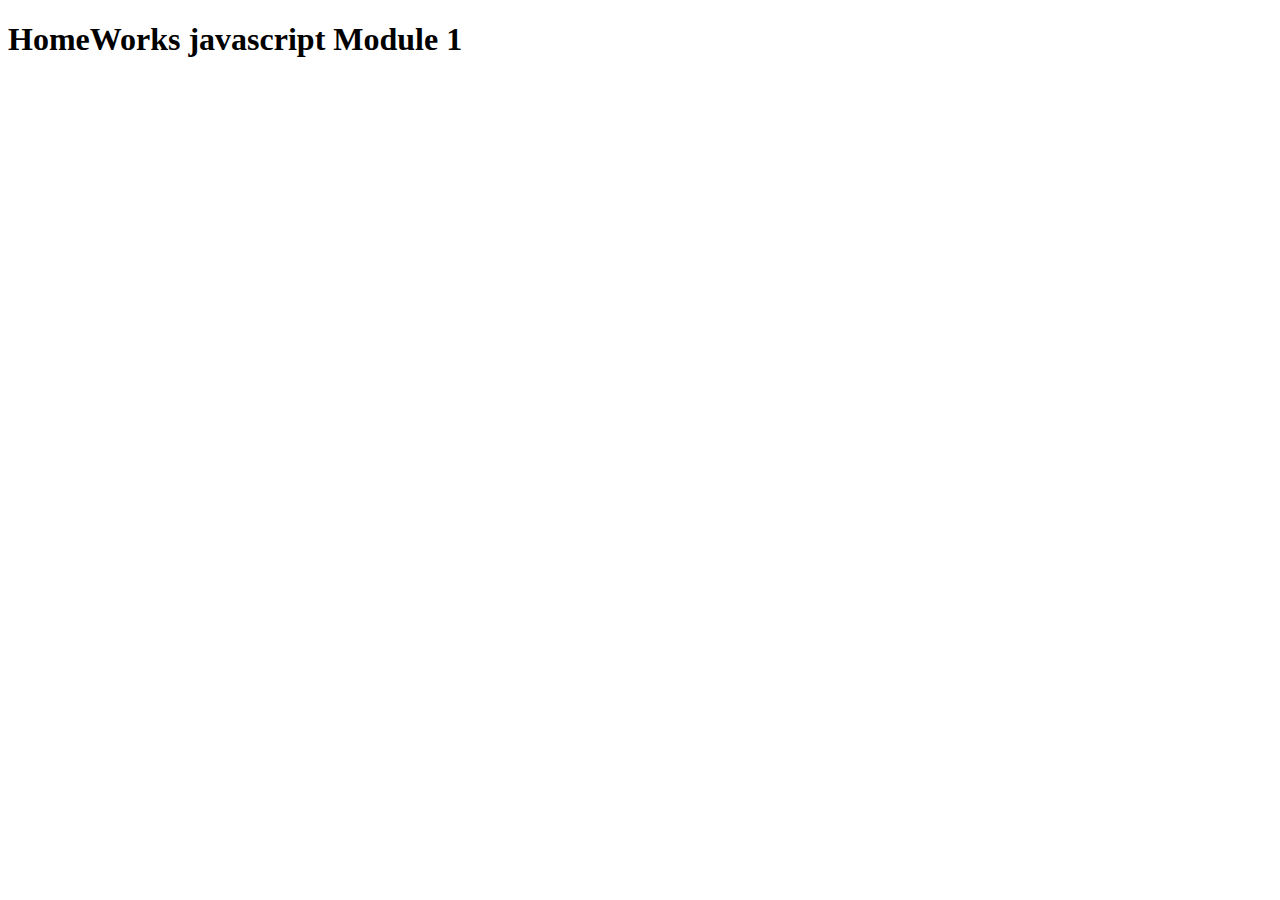
<file: javascript/hw-01/index.html>
<!DOCTYPE html>
<html lang="en">
  <head>
    <meta charset="UTF-8" />
    <meta name="viewport" content="width=device-width, initial-scale=1.0" />
    <title>Document</title>
  </head>
  <body>
    <h1>HomeWorks javascript Module 1</h1>
    <script src="./js/task-1.js" type="module"></script>
    <script src="./js/task-2.js" type="module"></script>
    <script src="./js/task-3.js" type="module"></script>
    <script src="./js/task-4.js" type="module"></script>
    <script src="./js/task-5.js" type="module"></script>
    <script src="./js/task-6.js" type="module"></script>
  </body>
</html>
</file>
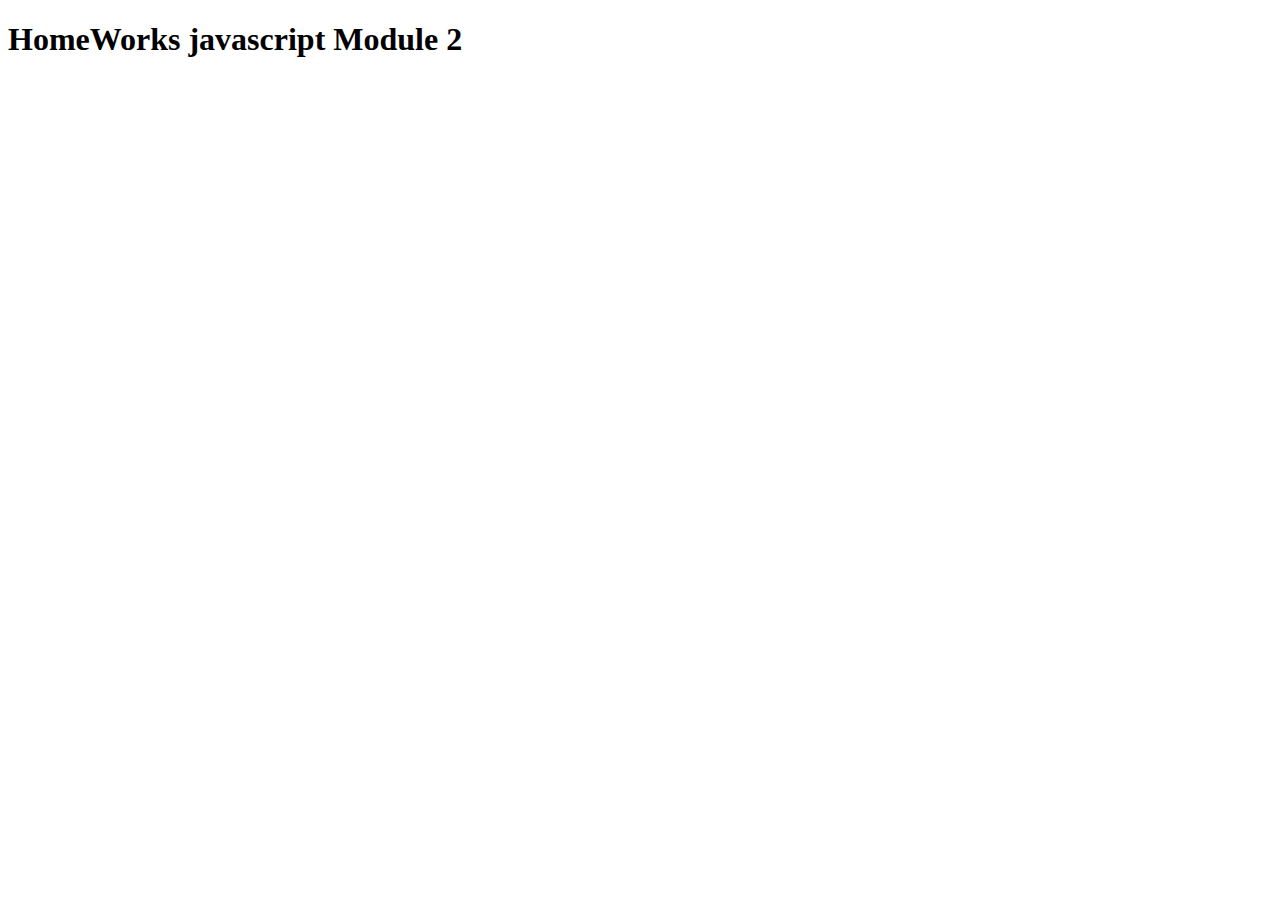
<file: javascript/hw-02/index.html>
<!DOCTYPE html>
<html lang="en">
  <head>
    <meta charset="UTF-8" />
    <meta name="viewport" content="width=device-width, initial-scale=1.0" />
    <title>Document</title>
  </head>
  <body>
    <h1>HomeWorks javascript Module 2</h1>
    <script src="./js/task-1.js" type="module"></script>
    <script src="./js/task-2.js" type="module"></script>
    <script src="./js/task-3.js" type="module"></script>
    <script src="./js/task-4.js" type="module"></script>
    <script src="./js/task-5.js" type="module"></script>
    <script src="./js/task-6.js" type="module"></script>
    <script src="./js/task-7.js" type="module"></script>
  </body>
</html>
</file>
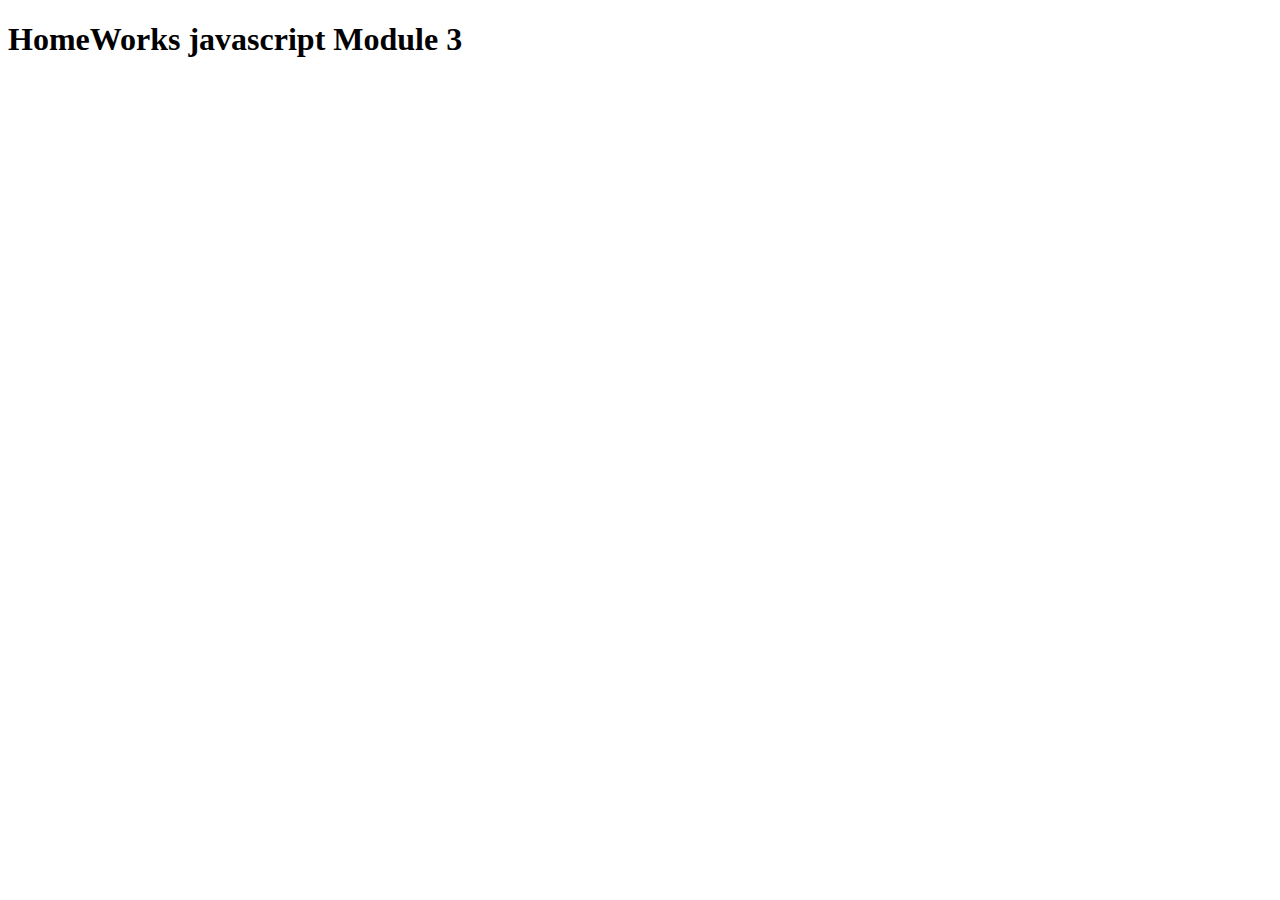
<file: javascript/hw-03/index.html>
<!DOCTYPE html>
<html lang="en">
  <head>
    <meta charset="UTF-8" />
    <meta name="viewport" content="width=device-width, initial-scale=1.0" />
    <title>Document</title>
  </head>
  <body>
    <h1>HomeWorks javascript Module 3</h1>
    <script src="./js/task-1.js" type="module"></script>
    <script src="./js/task-2.js" type="module"></script>
    <script src="./js/task-3.js" type="module"></script>
    <script src="./js/task-4.js" type="module"></script>
    <script src="./js/task-5.js" type="module"></script>
    <script src="./js/task-6.js" type="module"></script>
    <!-- <script src="./js/task-7.js" type="module"></script> -->
  </body>
</html>
</file>
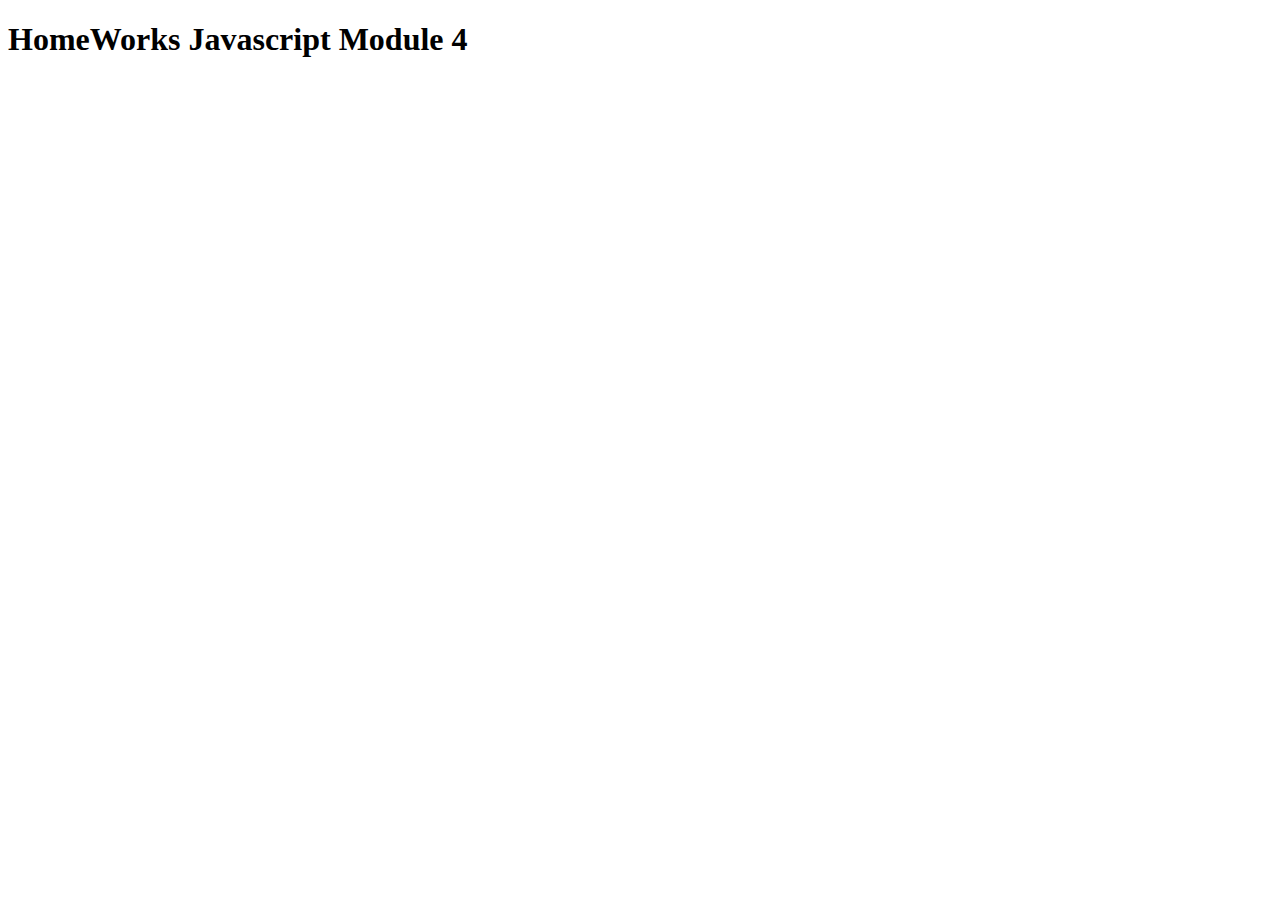
<file: javascript/hw-04/index.html>
<!DOCTYPE html>
<html lang="en">
  <head>
    <meta charset="UTF-8" />
    <meta name="viewport" content="width=device-width, initial-scale=1.0" />
    <title>Document</title>
  </head>
  <body>
    <h1>HomeWorks Javascript Module 4</h1>
    <script src="./js/task-1.js" type="module"></script>
    <script src="./js/task-2.js" type="module"></script>
  </body>
</html>
</file>
<file: html-css/Module-01-02/css/style.css>
/*  !! Универсальный, обнулит margin у всех элементов !! */
* {
  margin: 0;
}

/* !!!Селектор тега !!!*/
/* Спецификацией CSS предусмотрено наследование свойств, относящихся к текстовому содержимому страницы, таких как color, font, text-align и т.д */
p {
  color: rgb(0, 0, 255);
}
h1 {
  text-align: center; /*выровнять текст по центру */
}
a {
  text-decoration: none; /* отменяем подчеркивание у ссылки */
}

/* !! Селектор класса !! */
.section {
  margin-bottom: 20px;
  padding: 10px;
}
.reflink {
  text-transform: uppercase;
  font-size: large;
  font-weight: bold;
  color: #f00;
}
/* background */
/* Свойства, относящиеся к форматированию блоков, не наследуются. Такие как background, border, display, width и т.д. */
.container {
  background-image: url(../img/sea-shore-6986097__340.webp); /* The image used */
  background-position: center; /* Center the image */
  background-color: #cccccc;
  background-repeat: no-repeat; /* Do not repeat the image */
  background-size: cover; /* Resize the background image to cover the entire container */
}

/* !! Селектор идентификатора !! */
#main-text {
  font-size: 24px;
}

/* !! Селектор потомка !! */
ol li {
  font-size: 20px;
  color: rgb(0, 0, 0);
}

/* !! Дочерний селектор !! */
ol > li {
  color: rgb(45, 7, 151);
}

/* !! Сестринский селектор !! */
h1 + p {
  text-align: center;
  color: darkorange;
  font-size: 25px;
  border: rgb(6, 97, 133) 1rem solid;
  border-radius: 25px;
}
 p+a[href="http://google.com.ua"]:hover {
     color:gold
 }
/* !!  Селектор атрибута !! */
.xpm:hover {
  background-color: #067bc2;
  font-size: 30px;
}

/* !! Селектор псевдокласса !! */
a:hover {
  background-color: #067bc2;
}
</file>
<file: html-css/Module-03/css/css-visually-hidden.css>
.visually-hidden {
  position: absolute !important;
  clip: rect(1px 1px 1px 1px); /* IE6, IE7 */
  clip: rect(1px, 1px, 1px, 1px);
  padding: 0 !important;
  border: 0 !important;
  height: 1px !important;
  width: 1px !important;
  overflow: hidden;
}
</file>
<file: html-css/Module-03/css/style.css>
html {
  box-sizing: border-box;
}
*,
*::before,
*::after {
  box-sizing: inherit;
  /*  Обрамление всех елементов */
  /* outline: 1px solid red; */
  /*  Сброс UserAgetnsStyles */
  margin: 0;
  padding: 0;
}

body {
  font-family: 'Ubuntu', sans-serif;
  font-family: 'Playfair Display', serif;
  color: #626262;
}

.container {
  /*  Центрирование контейнера */
  display: block;
  width: 900px;
  margin: 0 auto;
  /* background-color: rosybrown; */
  /* margin: 0 auto;
  vertical-align: top; */
  /* Решения проблемм */
  /* 1_Hack при использовании margin-top: */
  /* border: 1px solid transparent; */
  /* font-size: 0 удаляем пробелы для 
  inline-block */
  font-size: 0px;
}

.img {
  display: block;
  max-width: 100%;
  width: 420px;
  height: 280px;
}

/* nav */
.main-menu {
  padding: 76px 164px 102px 164px;
}

.main-menu-item-lifestyle {
  display: inline-block;
  margin-right: 120px;
}

.main-menu-item-photodiary {
  display: inline-block;
  margin-right: 102px;
}

.main-menu-item-music {
  display: inline-block;
  margin-right: 94px;
}

.main-menu-item-travel {
  display: inline-block;
  margin-right: auto;
}

.main-menu-link {
  display: block;
  color: #626262;
  font-size: 14px;
  font-weight: 400;
  line-height: 24px;
  text-align: center;
  text-transform: uppercase;
  text-decoration: none;
}

.main-menu-link:hover {
  color: #03a9f4;
}

.main-menu-link:focus {
  color: rgb(76, 40, 7);
  background-color: rgb(213, 201, 43);
}

/* main */
.main-subsection-content {
  display: inline-block;
  width: 420px;
  text-align: left;
  vertical-align: top;
  margin-right: 60px;
  margin-bottom: 130px;
}
.main-subsection-content:nth-of-type(2n) {
  margin-right: 0px;
}
.main-subsection-content:nth-of-type(n + 5) {
  margin-bottom: 0px;
}

.section-content {
  display: block;
}

.section-content-title {
  display: block;
  font-size: 14px;
  line-height: 17px;
  font-family: 'Ubuntu', sans-serif;
  text-transform: uppercase;
  color: #b4ad9e;
  margin-top: 0px;
  padding: 30px 0 0 0;
}

.title-section {
  font-size: 30px;
  font-weight: normal;
  line-height: 36px;
  font-family: 'Playfair Display', serif;
  color: #626262;
  margin: 20px 0 34px 0;
}

.content {
  font-size: 14px;
  line-height: 24px;
  font-family: 'Playfair Display', serif;
  color: #626262;
  text-transform: none;
  margin: 0px;
}

/* footer */

.footer-button {
  display: block;
  text-align: center;
}

.load-button {
  margin: 54px 0 70px 0;
  padding: 20px;
  min-width: 164px;
  max-height: 60px;
  background-color: #ffffff;
  font-size: 20px;
  line-height: 24px;
  border-width: 1px;
  border-color: #626262;
  font-family: 'Playfair Display', serif;
  cursor: pointer;
}

.load-button:hover {
  color: #03a9f4;
}

.load-button:focus {
  color: rgb(76, 40, 7);
  background-color: rgb(213, 201, 43);
}

.load-button:active {
  background-color: lightcoral;
}
</file>
<file: html-css/Module-04/css/css-visually-hidden.css>
.visually-hidden {
  position: absolute !important;
  clip: rect(1px 1px 1px 1px); /* IE6, IE7 */
  clip: rect(1px, 1px, 1px, 1px);
  padding: 0 !important;
  border: 0 !important;
  height: 1px !important;
  width: 1px !important;
  overflow: hidden;
}
</file>
<file: html-css/Module-04/css/style.css>
/* Стандарт */
html {
  box-sizing: border-box;
}
*,
*::before,
*::after {
  box-sizing: inherit;
}

.clearfix::after {
  content: '';
  display: table;
  clear: both;
}

img {
  display: block;
  max-width: 100%;
  height: auto;
}

body {
  font-family: 'Open Sans', 'Roboto', sans-serif;
  color: #555252;
  font-size: 14px;
  line-height: unset;
}

.container {
  /*  Центрирование контейнера */
  /* display: block; */
  width: 1110px;
  margin: 0 auto;
  /* background-color: rosybrown; */
  /* margin: 0 auto;
  vertical-align: top; */
  /* Решения проблемм */
  /* 1_Hack при использовании margin-top: */
  /* border: 1px solid transparent; */
  /* font-size: 0 удаляем пробелы для 
  inline-block */
  /* font-size: 0px; */
}

a {
  text-decoration: none;
}

/* navigation */

.main-navigation a {
  list-style: none;
  text-transform: uppercase;
  text-decoration: none;
}

.site-logo {
  float: left;
  font-size: 30px;
  line-height: 32px;
  font-family: 'Roboto', sans-serif;
  font-weight: 300;
  color: #555252;
  margin-top: 34px;
}

.site-logo:hover,
.site-logo:focus,
.site-logo::first-letter {
  color: #1abc9c;
}

.site-logo::first-letter {
  font-weight: 900;
}

/* navigation-items */

.navigation-items {
  float: right;
  list-style: none;
  padding: 0;
  margin: 44px 0 0;
}

.navigation-items li {
  float: left;
}

.navigation-items a {
  float: right;
  line-height: 11px;
  font-weight: bold;
  color: #0f0101;
  text-transform: uppercase;
  text-decoration: none;
}

.navigation-items li:not(:last-child) {
  margin-right: 30px;
}

.navigation-items a:hover,
.navigation-items a:focus {
  color: #1abc9c;
}

.main-header {
  margin-bottom: 90px;
}

/* main */

/* FEATURED PRODUCTS */

.main-content {
  margin-bottom: 82px;
}

.main-section-product {
  margin-bottom: 98px;
}

.main-section-product h2 {
  text-align: center;
}

.main-title {
  font-size: 48px;
  line-height: 32px;
  font-family: 'Roboto', sans-serif;
  font-weight: bold;
  color: #515151;
  margin-bottom: 118px;
}

h2::after {
  display: block;
  width: 164px;
  height: 6px;
  background-color: #4ec6ab;
  content: '';
  margin: 20px auto;
}

.items-products {
  margin: 0;
  padding: 0;
}

.item-products {
  margin: 0;
  padding: 0;
  width: 255px;
  height: 322px;
  float: left;
  list-style: none;
  background: #ffffff;
  cursor: pointer;
}

.product-img-wrp {
  height: 282px;
  line-height: 282px;
  text-align: center;
  overflow: hidden;
}

.product-img {
  vertical-align: middle;
  max-width: 100%;
}

.product-text-wrp {
  height: 40px;
  line-height: 40px;
  overflow: hidden;
  font-size: 18px;
  font-family: 'Roboto', sans-serif;
  font-weight: 900;
  color: #ffffff;
  text-transform: uppercase;
  transition-duration: 0.3s;
  background: #323232;
}

.product-title {
  padding-left: 14px;
}

.product-price {
  float: right;
  background: #8c8c8c;
  padding: 0 12px;
  transition-duration: 0.3s;
}

.item-products:not(:nth-child(4n)) {
  margin-right: 30px;
}

.items-products li:not(:nth-last-child(-n + 4)) {
  margin-bottom: 30px;
}

.item-products:hover {
  box-shadow: 0 14px 28px rgba(0, 0, 0, 0.25), 0 10px 10px rgba(0, 0, 0, 0.22);
}

.item-products:hover .product-text-wrp {
  background: #1abc9c;
}

.item-products:hover .product-price {
  background: #7fd9c7;
}

/* LATEST NEWS */

.main-section-news {
  margin-bottom: 82px;
}

.main-title-news {
  font-size: 48px;
  line-height: 32px;
  text-align: center;
  font-family: 'Roboto', sans-serif;
  font-weight: bold;
  color: #515151;
  margin: 0 0 106px;
  height: auto;
}

.items-news {
  margin: 0;
  padding: 0;
}

.items-news li {
  float: left;
  width: 350px;
  list-style: none;
  text-decoration: none;
  cursor: pointer;
  margin: 0;
}

.items-news li:not(:nth-child(3n)) {
  margin-right: 30px;
}

.content-news-item {
  float: right;
  overflow: hidden;
}

.item-news:hover,
.item-news .Read-button:hover {
  box-shadow: 0 14px 28px rgba(0, 0, 0, 0.25), 0 10px 10px rgba(0, 0, 0, 0.22);
}

.content-img-wrp {
  height: 262px;
  line-height: 262px;
  text-align: center;
  overflow: hidden;
  margin-bottom: 14px;
}

.news-img {
  vertical-align: middle;
  max-width: 100%;
}

.content-text-wrp {
  font-size: 18px;
  line-height: 26px;
  color: #555252;
  font-family: 'Open Sans', sans-serif;
  font-weight: 600;
  margin-bottom: 14px;
  padding: 0;
}

.news-name {
  margin: 0 0 40px;
}

.news-name::after {
  display: block;
  width: 136px;
  height: 3px;
  background-color: #4ec6ab;
  content: '';
  margin: 10px 0 0 0;
}

.news-text {
  font-size: 14px;
  font-weight: 300;
  margin: 0;
  padding: 0;
}

.Read-button {
  border: none;
  margin: 0;
  padding: 14px 42px;
  font-size: 16px;
  line-height: 26px;
  font-weight: 300;
  color: #ffffff;
  background-color: #4ec6ab;
  cursor: pointer;
}

.main-footer h2 {
  text-align: center;
}

.footer-title {
  font-size: 48px;
  line-height: 32px;
  font-family: 'Roboto', sans-serif;
  font-weight: bold;
  color: #515151;
}
</file>
<file: html-css/Module-05/css/css-visually-hidden.css>
.visually-hidden {
  position: absolute !important;
  clip: rect(1px 1px 1px 1px); /* IE6, IE7 */
  clip: rect(1px, 1px, 1px, 1px);
  padding: 0 !important;
  border: 0 !important;
  height: 1px !important;
  width: 1px !important;
  overflow: hidden;
}
</file>
<file: html-css/Module-05/css/style.css>
/* Стандарт */
html {
  box-sizing: border-box;
}

*,
*::before,
*::after {
  box-sizing: inherit;
}

body {
  font-family: 'Roboto', 'Open Sans', sans-serif;
  color: #555252;
  font-size: 14px;
  line-height: unset;
  background: #e9f0fd;
  margin: 0 auto;
}

.clearfix::after {
  content: '';
  display: table;
  clear: both;
}

img {
  display: block;
  max-width: 100%;
  height: auto;
}

.container {
  max-width: 1110px;
  margin: 0 auto;
}

/* header */

.main-header {
  padding-bottom: 26px;
  background: #ffffff;
}

/* navigation */

.site-logo {
  float: left;
  list-style: none;
  text-transform: uppercase;
  text-decoration: none;
  margin-top: 32px;
}

.img-logo {
  opacity: 0.85;
}

.site-logo:hover,
.site-logo:focus {
  background-color: rgba(26, 188, 156, 1);
}

/* navigation-items */

.navigation-items {
  float: right;
  list-style: none;
  padding: 0;
  margin: 40px 0 0;
}

.navigation-item {
  float: left;
}

.menu-item {
  float: right;
  line-height: 11px;
  font-weight: bold;
  color: #0f0101;
  text-transform: uppercase;
  text-decoration: none;
}

.navigation-item:not(:last-child) {
  margin-right: 30px;
}

.menu-item:hover,
.menu-item:focus {
  color: #1abc9c;
}

/* MAIN */

.main-content {
  background: #e9f0fd;
  margin: 0 auto;
  margin-bottom: 82px;
}

/* slider */

.slider {
  width: 100%;
  min-height: 600px;
  padding: 0;
  background-color: rgba(24, 24, 25, 0.52);
  background-image: url(../img/slide.png);
  background-repeat: no-repeat;
  background-size: cover;
  background-position: center;
  margin: 0 auto;
}

.slider-overlay {
  width: 100%;
  min-height: 600px;
  padding: 0;
  background-color: rgba(24, 24, 25, 0.52);
  background-repeat: no-repeat;
  background-size: cover;
  background-position: center;
  margin: 0 auto;
 
}
.slider-wrapper {
  position: relative;
  max-width: 1110px;
  min-height: 600px;
  margin: 0 auto;
}

.slider-button {
  position: absolute;
  top: 224px;
  width: 104px;
  height: 104px;
  border: none;
  outline: none;
  background-color: rgba(26, 188, 156, 0.65);
  z-index: 1;
}

.right-arrow {
  right: 0;
}

.right-arrow::before,
.left-arrow::before {
  content: '';
  --s: 28px;
  --bd: 4px solid #ffffff;
  width: var(--s);
  height: var(--s);
  border-left: var(--bd);
  border-top: var(--bd);
  position: absolute;
  top: 50%;
  transform: translate(-50%, -50%) rotate(-45deg);
  left: 50%;
}

.right-arrow::before {
  left: 50%;
  transform: translate(-50%, -50%) rotate(135deg);
}

.slides {
  min-height: 600px;
  max-width: 902px;
  margin: 0 auto;
  padding-top: 202px;
  list-style: none;
  text-transform: uppercase;
}

.slides-item {
  min-height: 600px;
  margin: 0 auto;
  padding: 0;
  
}

.slider:hover .first_word,
.slider:hover .slider-overlay {
  background-color: rgba(24, 24, 25, 0);
  color: #ff7200;
}

.slider:hover .slider-ctrl {
  background-color: rgba(26, 188, 156, 1);
  cursor: pointer;
}

.slider-button:hover,
.slider-button:focus {
  background-color: rgba(26, 188, 156, 1);
  cursor: pointer;
}

.overlay{
display: block;
margin: 0 auto;
padding:0 49px 0 49px;
}
.slides-content {
  /* margin: 0 auto;
  padding: 200px 104px 200px 104px; */
  /* position: absolute;
  left: 50%;
  top: 50%;
  transform: translate(-50%, -50%); */
  padding: 0;
  text-align: center;
}

.slides-title {
 
  font-size: 60px;
  font-weight: 900;
  color: #ffffff;
  padding: 0;
margin: 0 auto;

}

.slides-description {
  font-size: 24px;
  line-height: 54px;
  font-weight: 300;
  padding: 0;
  /* padding-left: 69px; */
  color: #ffffff;
  text-align: left;
}

/* new collection */

.main-title {
  font-size: 48px;
  line-height: 1;
  font-family: 'Roboto', sans-serif;
  font-weight: bold;
  text-align: center;
  color: #515151;
  margin: 0 auto 108px;
  padding: 0;
}

.main-title::after {
  display: block;
  width: 164px;
  height: 8px;
  background-color: rgb(78, 198, 171);
  content: '';
  margin: 20px auto;
}

/* cards */

.items-products {
  margin: 0 auto;
  padding: 0;
}

.item-products {
  position: relative;
  width: 255px;
  height: 322px;
  float: left;
  list-style: none;
  background: #ffffff;
  cursor: pointer;
  margin: 0 auto;
}

.product-img-wrp {
  height: 282px;
  line-height: 282px;
  overflow: hidden;
}

.icon-button-items {
  opacity: 0;
  position: absolute;
  width: 235px;
  height: 262px;
  left: 50%;
  transform: translateX(-50%);
  top: 10px;
  list-style: none;
  margin: 0;
  padding: 0;
  font-size: 0;
  text-align: center;
}

.icon-button {
  display: inline-block;
  margin: 78px 0 8px 0;
}

.icon-button-items .icon-button-basket {
  margin: 0;
}

.icon-link {
  display: block;
  width: 50px;
  height: 50px;
}

.icon-button:not(:nth-of-type(3n)) {
  margin-right: 8px;
}

.icon-link-basket {
  display: block;
  width: 166px;
  height: 50px;
  list-style: none;
  text-decoration: none;
  margin: 0 auto;
}

.icon-link {
  border: 1px solid #ffffff;
  background-repeat: no-repeat;
  background-position: center;
  cursor: pointer;
}

.icon-link-like {
  background-image: url(../img/1_heart.png);
}

.icon-link-exchange {
  background-image: url(../img/2_arrows.png);
}

.icon-link-time {
  background-image: url(../img/3_clock.png);
}

.icon-link-basket {
  background-image: url(../img/4_shopping_cart.png);
  border: 1px solid #ffffff;
  background-repeat: no-repeat;
  background-position: 12px;
  padding-left: 58px;
  text-align: left;
}

.icon-basket-content {
  font-size: 14px;
  line-height: 48px;
  text-transform: uppercase;
  color: #ffffff;
  font-family: 'Open Sans', sans-serif;
  font-weight: 400;
}

.product-img {
  vertical-align: middle;
  max-width: 100%;
}

.product-text-wrp {
  height: 40px;
  line-height: 40px;
  overflow: hidden;
  font-size: 18px;
  font-family: 'Roboto', sans-serif;
  font-weight: 900;
  color: #ffffff;
  text-transform: uppercase;
  transition-duration: 0.3s;
  background: #323232;
}

.product-title {
  padding-left: 14px;
}

.product-price {
  float: right;
  background: #8c8c8c;
  padding: 0 12px;
  transition-duration: 0.3s;
}

.item-products:not(:nth-child(4n)) {
  margin-right: 30px;
}

.item-products:focus .icon-button-items,
.item-products:hover .icon-button-items {
  opacity: 1;
  background-color: rgba(115, 115, 115, 0.55);
  transition-duration: 0.3s;
}

.icon-link:focus,
.icon-link:hover {
  background-color: #1abc9c;
}

.icon-link-basket:focus,
.icon-link-basket:hover {
  background-color: #323232;
}

.item-products:focus .product-text-wrp,
.item-products:hover .product-text-wrp {
  background: #1abc9c;
}

.item-products:focus .product-price,
.item-products:hover .product-price {
  background: #7fd9c7;
}

/* footer */

.main-footer {
  background: #323232;
}

.footer-title {
  font-size: 48px;
  line-height: 1;
  font-family: 'Roboto', sans-serif;
  font-weight: bold;
  color: #515151;
  text-align: center;
}

.footer-items {
  height: 88px;
  padding: 0;
  text-align: center;
  vertical-align: middle;
}

.footer-item {
  display: inline-block;
  margin-top: 32px;
  list-style: none;
  cursor: pointer;
}

.footer-item-link {
  font-size: 16px;
  line-height: 28px;
  font-family: 'Open Sans', sans-serif;
  font-weight: 400;
  color: #fefefe;
  text-decoration: none;
}

.footer-item-link:hover,
.footer-item-link:focus {
  color: #46bfa9;
}
</file>
<file: html-css/Module-06/css/css-visually-hidden.css>
.visually-hidden {
  position: absolute !important;
  clip: rect(1px 1px 1px 1px); /* IE6, IE7 */
  clip: rect(1px, 1px, 1px, 1px);
  padding: 0 !important;
  border: 0 !important;
  height: 1px !important;
  width: 1px !important;
  overflow: hidden;
}
</file>
<file: html-css/Module-06/css/style.css>
/* Стандарт */
html {
  box-sizing: border-box;
}

*,
::before,
::after {
  box-sizing: inherit;
}

body {
  font-size: 15px;
  line-height: unset;
  font-family: 'Roboto', 'Montserrat', 'Kaushan Script', sans-serif;
  color: #999999;
  margin: 0;
  padding: 0;
}

img {
  display: block;
  max-width: 100%;
  height: auto;
}

.container {
  width: 1200px;
  margin: 0 auto;
}

/* header */

.main-header {
  margin-bottom: 114px;
}

.main-navigation {
  display: flex;
  justify-content: space-between;
  align-items: flex-end;
  min-height: 64px;
}

.site-logo {
  margin-bottom: 12px;
}

.navigation-items {
  display: flex;
  justify-content: flex-end;
  flex-wrap: wrap;
  margin: 0;
  padding: 0;
  list-style: none;
  text-transform: uppercase;
}

.navigation-item {
  cursor: pointer;
  position: relative;
}

.navigation-item:not(:nth-of-type(5n)) {
  margin-right: 58px;
}

.nav-link {
  display: block;
  text-decoration: none;
  font-size: 14px;
  line-height: 1.2;
  font-family: 'Montserrat', sans-serif;
  font-weight: 400;
  color: #95e1d3;
  text-align: center;
  padding-bottom: 9px;
}

.nav-link::after {
  position: absolute;
  content: '';
  width: 0;
  height: 3px;
  background: #f38181;
  bottom: 0;
  left: 50%;
  transition: all 0.2s linear;
}

.nav-link:hover::after,
.nav-link:focus::after {
  width: 100%;
  left: 0;
  transition: all 0.2s linear;
}

.nav-link:hover,
.nav-link:focus {
  color: #f38181;
  transition: all 0.2s linear;
}

.site-logo:hover {
  background-color: rgb(234, 240, 239);
  transition: all 0.2s linear;
}

.site-logo:focus {
  background-color: rgb(234, 240, 239);
  transition: all 0.2s linear;
}

/* main */

/* Amazing Services */

.main-content {
  display: flex;
  flex-direction: column;
  align-items: center;
}

.services-section {
  display: flex;
  flex-direction: column;
  align-items: center;
  margin: 0 0 94px 0;
}

.title-slogan {
  font-size: 24px;
  line-height: 1.2;
  font-family: 'Kaushan Script', sans-serif;
  font-weight: 400;
  color: #333333;
  margin-bottom: 18px;
  padding: 0;
}

.section-title {
  font-size: 30px;
  line-height: 1.2;
  font-family: 'Montserrat', sans-serif;
  font-weight: 700;
  color: #333333;
  text-transform: uppercase;
  margin: 0 0 64px;
  padding: 0;
}

.section-title::after {
  display: block;
  content: '';
  width: 60px;
  height: 3px;
  background-color: #f38181;
  margin: 38px auto 0;
}

.servises {
  display: flex;
  flex-wrap: wrap;
  justify-content: space-between;
  list-style: none;
  text-decoration: none;
  margin: 0;
  padding: 0;
}

.servise-item {
  /* flex: 0 0 380px;
  text-align: left;
  padding: 0 10px 0 80px;
  margin: 0 10px 98px;
  background-repeat: no-repeat;
  background-position: 20px 0; */
  display: flex;
  justify-content: space-between;
  flex: 0 0 380px;
  margin-bottom: 40px;
}

/* .servise-item::before {
  display: block;
  content: '';
} */

.servise-item:nth-last-of-type(-n + 3) {
  margin-bottom: 0;
}
/* 
.icon-alarm {
  background-image: url(../img/alarm.png);
}

.icon-graph {
  background-image: url(../img/line-graph.png);
}

.icon-computer {
  background-image: url(../img/computer.png);
}

.icon-book {
  background-image: url(../img/book.png);
}

.icon-home {
  background-image: url(../img/home.png);
}

.icon-image {
  background-image: url(../img/image.png);
} */
.servise-icon {
  width: 35px;
  height: 35px;
}
.servise-list__text {
  margin-left: 30px;
}
.title-item {
  font-size: 14px;
  line-height: 1;
  font-family: 'Montserrat', sans-serif;
  font-weight: 400;
  text-transform: uppercase;
  color: #333333;
  margin: 0 0 12px 0;
  padding: 0;
}

.text-item {
  font-size: 15px;
  line-height: 1.6;
  font-family: 'Roboto', sans-serif;
  font-weight: 400;
  color: #999999;
  margin: 0;
  padding: 0;
}

/* Meet our team */

.team-section {
  display: flex;
  flex-direction: column;
  align-items: center;
  margin-bottom: 82px;
}

.text-item-team {
  width: 954px;
  text-align: center;
  margin-bottom: 92px;
}

.team-items {
  display: flex;
  flex-direction: row;
  justify-content: space-between;
  width: 1200px;
  list-style: none;
  text-decoration: none;
  margin: 0;
  padding: 0;
}

.team-item {
  background-repeat: no-repeat;
  background-image: url(../img/backgr.png);
}

.cart-item {
  position: relative;
  transition: all 0.2s linear;
  bottom: 0;
  right: 0;
  margin-bottom: 28px;
}

.team-item:hover .cart-item {
  bottom: 10px;
  right: 10px;
}

.team-item:hover .icon-socials {
  opacity: 1;
}

.cart-item-graphic {
  background-image: url(../img/img1.png);
}

.cart-item-branding {
  background-image: url(../img/img2.png);
}

.cart-item-developer {
  background-image: url(../img/img3.png);
}

.icon-socials {
  display: flex;
  justify-content: center;
  align-items: center;
  width: 380px;
  height: 470px;
  opacity: 0;
  background: linear-gradient(
    0deg,
    rgba(252, 227, 138, 0.9),
    rgba(243, 129, 129, 0.9)
  );
  transition: all 0.2s linear;
  padding: 0;
}

.team-link:not(:nth-of-type(4n)) {
  margin-right: 1px;
}

.icon-link {
  display: block;
  width: 56px;
  height: 56px;
  background-repeat: no-repeat;
  background-position: center;
}

.team-link {
  list-style: none;
  background-color: rgb(252, 227, 138);
}

.icon-link:hover,
.icon-link:focus {
  background-color: rgba(149, 225, 211, 1);
  transition: all 0.2s linear;
}

.icon-facebook {
  background-image: url(../img/facebook.png);
}

.icon-twitter {
  background-image: url(../img/twitter.png);
}

.icon-pinterest {
  background-image: url(../img/pinterest.png);
}

.icon-instagram {
  background-image: url(../img/instagram.png);
}

.team-item-name {
  font-size: 14px;
  line-height: 1;
  font-family: 'Montserrat', sans-serif;
  font-weight: 400;
  text-transform: uppercase;
  color: #333333;
  margin: 0 0 10px 0;
  padding: 0;
}

.team-item-occupation {
  line-height: 1.6;
  font-family: 'Roboto', sans-serif;
  font-weight: 300;
  font-style: italic;
  margin: 0;
  padding: 0;
}

/* footer */

.main-footer {
  display: flex;
  justify-content: space-between;
  align-items: center;
  height: 62px;
  border-top: 1px solid #e5e5e5;
}

.footer-content {
  display: flex;
}

.footer-text {
  font-size: 14px;
  line-height: 1.2;
  font-family: 'Montserrat', sans-serif;
  font-weight: 400;
  color: #333333;
  margin: 0 4px 0;
}

.footer-link {
  font-size: 14px;
  line-height: 1.2;
  font-family: 'Montserrat', sans-serif;
  font-weight: 400;
  text-decoration: none;
  color: #333333;
  margin: 0;
  cursor: pointer;
}

.footer-link:hover,
.footer-link:focus {
  color: #f38181;
  transition: all 0.2s linear;
}

.footer-field {
  display: flex;
  justify-content: flex-end;
  height: 40px;
  margin: 0;
}

.input-field {
  width: 230px;
  font-size: 15px;
  line-height: 1.6;
  font-family: 'Roboto', sans-serif;
  font-weight: 300;
  font-style: italic;
  margin: 0;
  padding: 7px 0 7px 12px;
  border: 1px solid #e7e7e7;
  border-right: 0;
}

input::-webkit-input-placeholder {
  color: #cccccc;
}

.button {
  font-size: 14px;
  line-height: 1.2;
  font-family: 'Montserrat', sans-serif;
  font-weight: 700;
  text-transform: uppercase;
  color: #ffffff;
  background: #95e1d3;
  padding: 12px 34px;
  border: none;
  cursor: pointer;
}

.button:hover,
.button:focus {
  color: rgb(234, 240, 239);
  transition: all 0.2s linear;
}
</file>
<file: html-css/Module-08/css/css-visually-hidden.css>
.visually-hidden {
  position: absolute !important;
  clip: rect(1px 1px 1px 1px); /* IE6, IE7 */
  clip: rect(1px, 1px, 1px, 1px);
  padding: 0 !important;
  border: 0 !important;
  height: 1px !important;
  width: 1px !important;
  overflow: hidden;
}
</file>
<file: html-css/Module-08/css/style.css>
html {
  box-sizing: border-box;
}

*,
::before,
::after {
  box-sizing: inherit;
}

body {
  font-size: 14px;
  color: rgb(102, 102, 102);
  line-height: 1.2;
  font-family: 'Montserrat', 'Roboto', sans-serif;
  margin: 0;
  padding: 0;
}

img {
  display: block;
  max-width: 100%;
  height: auto;
}

.container {
  width: 320px;
  margin: 0 auto;
  text-align: center;
}

/* header */

.main-header {
  display: flex;
  background-image: url(../img/mobile-img.png);
  background-repeat: no-repeat;
  background-size: cover;
}

.main-navigation-wrapper {
  display: flex;
  flex-direction: column;
  justify-content: space-between;
}

.navigation-items {
  display: flex;
  flex-wrap: wrap;
  order: -1;
  list-style: none;
  margin: 20px 0 116px;
  padding: 0 0 0 66px;
}

.navigation-item {
  cursor: pointer;
}

.item-link {
  display: block;
  text-decoration: none;
  font-size: 14px;
  font-family: 'Montserrat', sans-serif;
  color: rgb(255, 255, 255);
  font-weight: 700;
  line-height: 1.2;
  border: 2px solid rgba(255, 255, 255, 0);
  border-radius: 20px;
  padding: 8px 16px;
}

.item-link:hover,
.item-link:focus {
  border-color: rgba(255, 255, 255, 1);
  transition: all 0.2s linear;
}

.site-logo {
  margin: 0 auto 22px;
  cursor: pointer;
}

.main-header-content {
  margin: 0 0 138px;
  padding: 0;
}

.header-content-title {
  font-size: 30px;
  font-family: 'Montserrat', sans-serif;
  color: rgb(255, 255, 255);
  font-weight: 700;
  text-transform: uppercase;
  line-height: 1.2;
  margin: 0 0 12px;
  padding: 0;
}

.header-content-description {
  font-size: 18px;
  font-family: 'Roboto', sans-serif;
  font-weight: 300;
  color: rgb(255, 255, 255);
  line-height: 1.2;
  margin: 0 0 16px;
  padding: 0 50px;
}

.header-button {
  font-size: 14px;
  font-family: 'Montserrat', sans-serif;
  color: rgb(255, 255, 255);
  font-weight: 700;
  line-height: 1.2;
  border: none;
  border-radius: 20px;
  background-color: rgb(255, 78, 80);
  padding: 12px 48px;
  cursor: pointer;
}

.site-logo:hover,
.site-logo:focus {
  box-shadow: 1px 1px 7px 1px rgb(255, 255, 255);
  transition: all 0.2s linear;
}

.header-button:hover,
.header-button:focus {
  box-shadow: 1px 1px 7px 1px rgb(255, 78, 80);
  transition: all 0.2s linear;
}

/* main */

.main-content {
  display: flex;
}

.section-title {
  font-size: 22px;
  font-family: 'Montserrat', sans-serif;
  color: rgb(51, 51, 51);
  font-weight: bold;
  line-height: 1.2;
  margin: 70px 0 20px;
  padding: 0 26px;
}

.section-items {
  display: flex;
  flex-direction: column;
  align-items: center;
  list-style: none;
  margin: 0 auto;
  padding: 0 50px;
}

.section-item {
  display: flex;
  flex-direction: column;
  align-items: center;
  margin: 0;
}

.item-img-wrapper {
  display: flex;
  justify-content: flex-end;
  align-items: flex-end;
  min-width: 120px;
  min-height: 120px;
  margin-bottom: 20px;
  background-repeat: no-repeat;
  background-position: center;
}

.item-partner-tv {
  background-image: url(../img/partner-tv.png);
}

.item-partner-chemistry {
  background-image: url(../img/partner-chemistry.png);
}

.item-partner-cap {
  background-image: url(../img/partner-cap.png);
}

.item-partner-telegram {
  background-image: url(../img/partner-telegram.png);
}

.section-item-title {
  font-size: 14px;
  font-family: 'Montserrat', sans-serif;
  color: rgb(51, 51, 51);
  font-weight: bold;
  line-height: 1.2;
  margin: 0 0 14px;
}

.section-item-description {
  font-family: 'Roboto', sans-serif;
  font-weight: 300;
  margin: 0;
}

/* footer */

.main-footer {
  display: flex;
  justify-content: center;
}

.main-footer-wrapper {
  margin: 26px 0 56px;
}

.footer-button {
  font-family: 'Montserrat', sans-serif;
  color: rgb(255, 78, 80);
  font-weight: 700;
  border: 2px solid rgb(255, 78, 80);
  border-radius: 20px;
  background-color: rgb(255, 255, 255);
  padding: 10px 70px;
  cursor: pointer;
}

.footer-button:hover,
.footer-button:focus {
  box-shadow: 1px 1px 7px 1px rgb(255, 78, 80);
  transition: all 0.2s linear;
}
</file>
<file: html-css/Module-08/css/media.css>
@media screen and (max-width: 767px) {
  .section-item:not(:nth-last-of-type(-4n + 1)) {
    margin-bottom: 26px;
  }
}

@media screen and (min-width: 768px) {
  .container {
    width: 768px;
  }
  .main-header {
    background-image: url(../img/tablet-img.png);
  }
  .main-navigation-wrapper {
    flex-direction: row;
    align-items: center;
    margin: 38px 0 148px;
    padding: 0 50px;
  }
  .site-logo {
    margin: 0;
  }
  .navigation-items {
    order: 1;
    margin: 0;
    padding: 0;
  }
  .main-header-content {
    margin: 0 0 234px;
    padding: 0 130px;
  }
  .header-content-title {
    font-size: 52px;
    margin: 0 0 32px;
    padding: 0;
  }
  .header-content-description {
    font-size: 24px;
    margin: 0 0 16px;
    padding: 0;
  }
  .header-button {
    padding: 12px 20px;
  }
  /* main */
  .section-title {
    font-size: 22px;
    margin: 70px 0 32px;
    padding: 0;
  }
  .section-items {
    flex-direction: row;
    flex-wrap: wrap;
    justify-content: space-between;
    margin: 0;
    padding: 0 138px;
  }
  .section-item {
    max-width: 236px;
    min-height: 236px;
    margin: 0;
    padding: 0 10px;
  }
  .section-item-chemistry {
    order: 2;
  }
  .section-item-cap {
    order: 1;
  }
  .section-item-telegram {
    order: 3;
  }
  /* footer */
  .main-footer-wrapper {
    margin: 36px 0 40px;
  }
  .footer-button {
    padding: 10px 26px;
  }
}

@media screen and (min-width: 768px) and (max-width: 940px) {
  .section-item:not(:nth-last-of-type(-2n + 3)) {
    margin-bottom: 34px;
  }
}

@media screen and (min-width: 940px) {
  .container {
    width: 940px;
  }
  .main-header {
    background-image: url(../img/desktop-img.png);
  }
  .main-navigation-wrapper {
    padding: 0;
  }
  .main-header-content {
    padding: 0 218px;
  }
  .header-content-title {
    margin: 0 0 26px;
  }
  .header-content-description {
    margin: 0 0 32px;
  }
  /* main */
  .section-items {
    align-items: start;
    padding: 0;
  }
  .section-item {
    max-width: 220px;
    padding: 0;
  }
  .section-item:not(:nth-last-child(-n + 4)) {
    margin-bottom: 36px;
  }
  .section-item-chemistry {
    order: 2;
  }
  .section-item-cap {
    order: 1;
  }
  .section-item-telegram {
    order: 3;
  }
  /* footer */
  .main-footer-wrapper {
    margin: 36px 0 72px;
  }
  .footer-button {
    padding: 10px 26px;
  }
}
</file>
<file: html-css/Module-09/css/css-visually-hidden.css>
.visually-hidden {
  position: absolute !important;
  clip: rect(1px 1px 1px 1px); /* IE6, IE7 */
  clip: rect(1px, 1px, 1px, 1px);
  padding: 0 !important;
  border: 0 !important;
  height: 1px !important;
  width: 1px !important;
  overflow: hidden;
}
</file>
<file: html-css/Module-09/css/style.css>
/* Стандарт */
html {
  box-sizing: border-box;
}

*,
::before,
::after {
  box-sizing: inherit;
}

body {
  font-size: 14px;
  color: rgb(102, 102, 102);
  line-height: 1.2;
  font-family: 'Montserrat', 'Roboto', sans-serif;
  margin: 0;
  padding: 0;
}

img {
  display: block;
  max-width: 100%;
  height: auto;
}
/* header */

.container-fluid {
  min-height: 542px;
  background-image: linear-gradient(
      180deg,
      hsla(0, 0%, 0%, 0.1),
      hsla(0, 0%, 0%, 0.2)
    ),
    url(../img/mobile-img.png);
  background-repeat: no-repeat;
  background-size: cover;
}

.typographic-title {
  font-size: 30px;
  font-family: 'Montserrat', sans-serif;
  font-weight: 700;
}

.typographic-description {
  font-size: 18px;
  font-family: 'Roboto', sans-serif;
  font-weight: 300;
}

.navigation-items {
  margin-bottom: 116px;
  padding-top: 20px;
}

.item-link {
  display: inline-block;
  text-decoration: none !important;
  border: 2px solid rgba(255, 255, 255, 0);
  border-radius: 20px;
  transition: all 0.2s linear;
}

.item-link:hover,
.item-link:focus {
  border-color: rgba(255, 255, 255, 1);
}

.site-logo {
  transition: all 0.2s linear;
}

.img-logo:hover,
.img-logo:focus {
  box-shadow: 1px 1px 7px 1px rgb(255, 255, 255);
}

.header-button {
  border: none;
  border-radius: 20px;
  cursor: pointer;
  transition: all 0.2s linear;
}
/* main */

.main-content {
  padding-top: 70px;
}

.section-title {
  font-size: 22px;
}

.carts {
  padding: 0 50px;
}

.cart-link {
  text-decoration: none;
  transition: all 0.2s linear;
}

.cart-images {
  position: relative;
  width: 122px;
  margin: auto;
}

.cart-img-wrp {
  border-radius: 50%;
  height: 122px;
  overflow: hidden;
}

.cart-img {
  transition: all 0.3s ease;
}

.icon {
  display: block;
  min-width: 40px;
  min-height: 40px;
  position: absolute;
  bottom: 0;
  right: 0;
  z-index: 1;
}

.cart-title {
  font-size: 14px;
}

.text-dark {
  color: rgb(51, 51, 51);
}

.text-ligth {
  color: rgb(102, 102, 102);
}

.icon-tv {
  background-image: url(../img/icon-tv.png);
}

.icon-chemistry {
  background-image: url(../img/icon-chemistry.png);
}

.icon-cap {
  background-image: url(../img/icon-cap.png);
}

.icon-telegram {
  background-image: url(../img/icon-telegram.png);
}

.cart:hover .cart-img {
  transform: scale(1.2);
}

.cart:hover .cart-link {
  text-decoration: none !important;
}
/* footer */

.main-footer-wrapper {
  margin: 0 0 56px;
}

.footer-button {
  font-size: 14px;
  border: 2px solid rgb(255, 78, 80);
  border-radius: 20px;
  padding: 0 70px;
  cursor: pointer;
  transition: all 0.2s linear;
}

.btn--dark {
  color: rgb(255, 255, 255);
  background-color: rgb(255, 78, 80);
}

.btn--light {
  background-color: rgb(255, 255, 255);
  color: rgb(255, 78, 80);
}

.btn--dark:hover {
  background-color: rgb(255, 255, 255);
  color: rgb(255, 78, 80);
}

.btn--light:hover {
  color: rgb(255, 255, 255);
  background-color: rgb(255, 78, 80);
}
</file>
<file: html-css/Module-09/css/media.css>
@media screen and (min-width: 480px) {
  .container-fluid {
    background-image: linear-gradient(
        180deg,
        hsla(0, 0%, 0%, 0.1),
        hsla(0, 0%, 0%, 0.2)
      ),
      url(../img/tablet-img.png);
  }
}

@media screen and (min-width: 748px) {
  .container-fluid {
    min-height: 700px;
  }
}

@media (max-width: 767px) {
  .carts [class*='col-']:not(:last-child) {
    margin-bottom: 26px;
  }
}

@media (min-width: 768px) {
  .navigation-items {
    padding: 38px 0 148px;
  }
  .typographic-md-title {
    font-size: 52px;
    margin: 0 0 32px !important;
  }
  .main-header-content {
    padding: 0 100px;
  }
  .typographic-md-description {
    font-size: 24px;
  }
  .header-button {
    padding: 12px 20px;
  }
  .main-section-wrapper {
    padding-bottom: 36px;
  }
  .section-title {
    margin-bottom: 32px !important;
  }
  .carts {
    justify-content: space-between;
    margin: 0;
    padding: 0 110px;
  }
  .cart {
    max-width: 236px;
    min-height: 236px;
  }
  .carts [class*='col-']:nth-child(-2n + 3) {
    margin-bottom: 20px;
  }
  .main-footer-wrapper {
    margin: 0 0 40px;
  }
}

@media (min-width: 940px) {
  .container-fluid {
    min-height: 700px;
    background-image: linear-gradient(
        180deg,
        hsla(0, 0%, 0%, 0.1),
        hsla(0, 0%, 0%, 0.2)
      ),
      url(../img/desktop-img.png);
  }
  .main-header-content {
    padding: 0 198px;
  }
  .typographic-md-description {
    margin: 0 0 32px !important;
  }
  .header-button {
    padding: 12px 24px !important;
  }
  .cart {
    max-width: 220px;
    min-height: 236px;
  }
  .main-footer-wrapper {
    margin: 0 0 72px;
  }
  .footer-button {
    padding: 10px 26px !important;
  }
}
</file>
